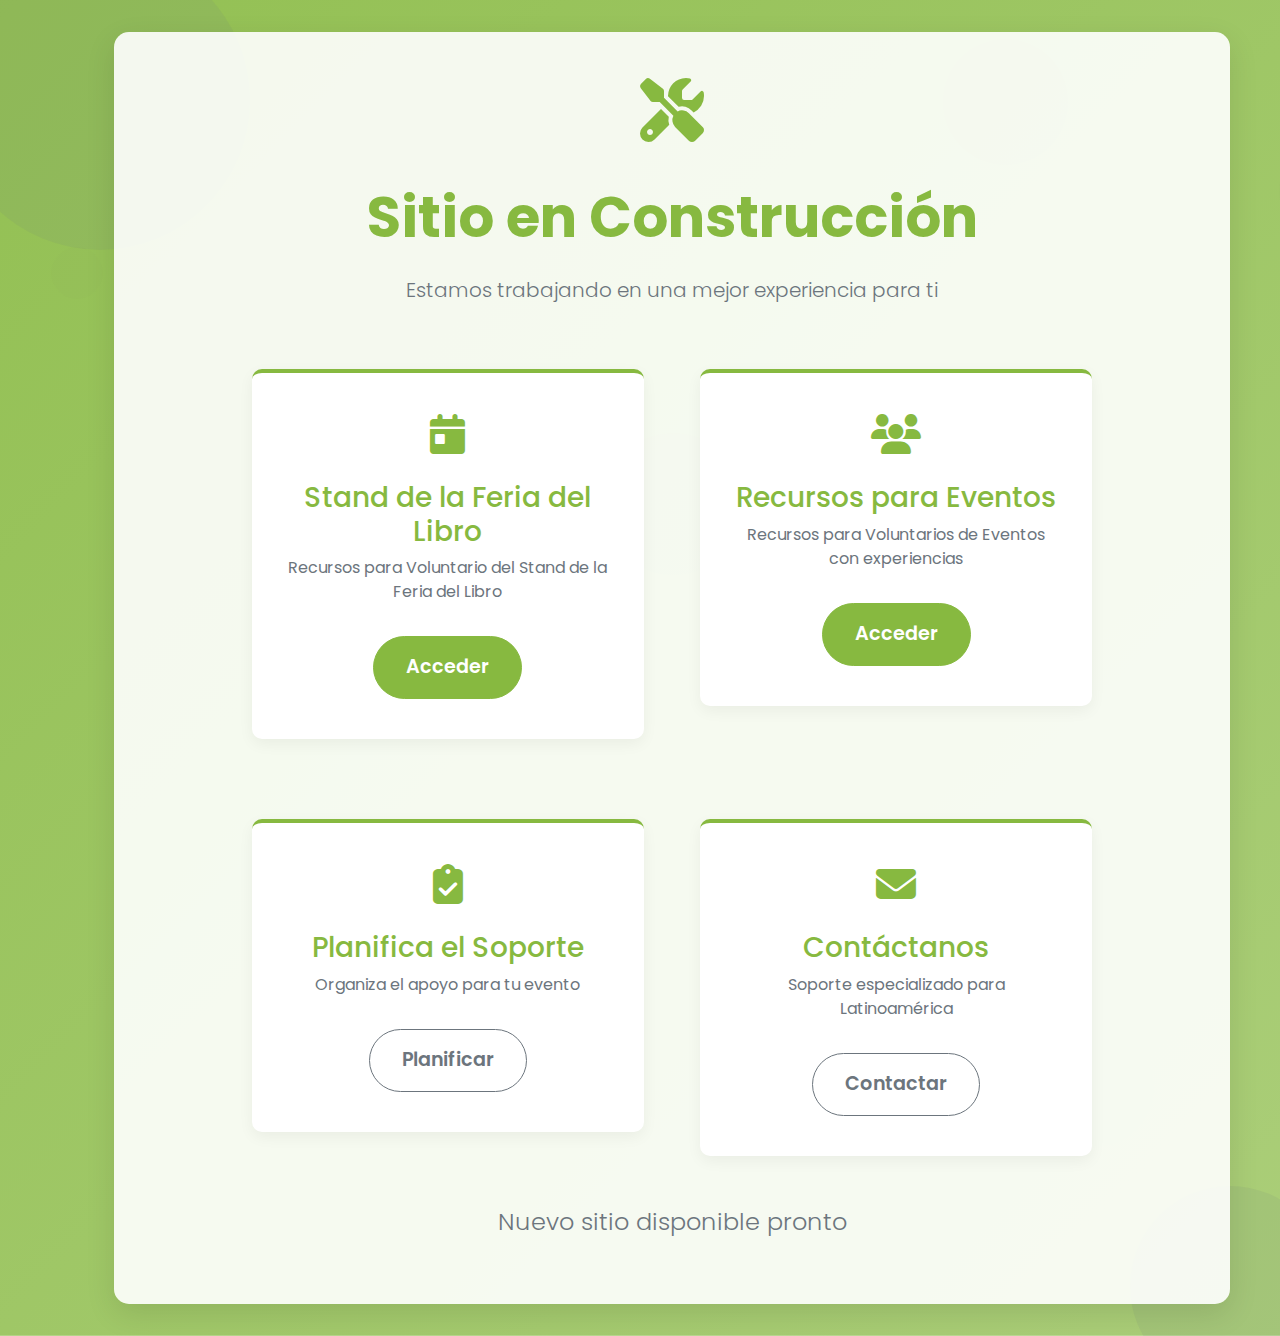
<file: index.html>
<!DOCTYPE html>
<html lang="es">
<head>
    <meta charset="UTF-8">
    <meta name="viewport" content="width=device-width, initial-scale=1.0">
    <title>FamilySearch Eventos - Sitio en Construcción</title>
    <!-- Bootstrap CSS -->
    <link href="https://cdn.jsdelivr.net/npm/bootstrap@5.3.0/dist/css/bootstrap.min.css" rel="stylesheet">
    <!-- Font Awesome -->
    <link rel="stylesheet" href="https://cdnjs.cloudflare.com/ajax/libs/font-awesome/6.4.0/css/all.min.css">
    <!-- Google Fonts -->
    <link href="https://fonts.googleapis.com/css2?family=Poppins:wght@300;400;600;700&display=swap" rel="stylesheet">
    <style>
        :root {
            --fs-primary: #87B940;
            --fs-secondary: #6c757d;
            --fs-dark: #343a40;
            --fs-light: #f8f9fa;
            --fs-gray: #e9ecef;
        }
        body {
            font-family: 'Poppins', sans-serif;
            color: var(--fs-dark);
            background-color: white;
        }
        .fs-bg-primary {
            background-color: var(--fs-primary);
            color: white;
        }
        .fs-bg-secondary {
            background-color: var(--fs-secondary);
            color: white;
        }
        .fs-bg-gray {
            background-color: var(--fs-gray);
        }
        .btn-primary {
            background-color: var(--fs-primary);
            border-color: var(--fs-primary);
        }
        .btn-secondary {
            background-color: var(--fs-secondary);
            border-color: var(--fs-secondary);
        }
        .btn-outline-primary {
            color: var(--fs-primary);
            border-color: var(--fs-primary);
        }
        .btn-outline-secondary {
            color: var(--fs-secondary);
            border-color: var(--fs-secondary);
        }
        .btn-outline-primary:hover {
            background-color: var(--fs-primary);
            color: white;
        }
        .btn-outline-secondary:hover {
            background-color: var(--fs-secondary);
            color: white;
        }
        .hero-section {
            background: linear-gradient(135deg, rgba(135, 185, 64, 0.9), rgba(135, 185, 64, 0.7)), 
                        url('https://images.unsplash.com/photo-1511578314322-379afb476865?ixlib=rb-4.0.3&ixid=M3wxMjA3fDB8MHxwaG90by1wYWdlfHx8fGVufDB8fHx8fA%3D%3D&auto=format&fit=crop&w=1470&q=80');
            background-size: cover;
            background-position: center;
            min-height: 80vh;
            display: flex;
            align-items: center;
            position: relative;
            overflow: hidden;
        }
        .hero-content {
            position: relative;
            z-index: 2;
            text-align: center;
            padding: 2rem;
            width: 100%;
            background-color: rgba(255,255,255,0.9);
            border-radius: 15px;
            margin: 2rem;
            box-shadow: 0 10px 30px rgba(0,0,0,0.1);
        }
        .construction-icon {
            font-size: 4rem;
            margin-bottom: 1.5rem;
            color: var(--fs-primary);
            animation: bounce 2s infinite;
        }
        @keyframes bounce {
            0%, 20%, 50%, 80%, 100% {transform: translateY(0);}
            40% {transform: translateY(-20px);}
            60% {transform: translateY(-10px);}
        }
        .btn-xl {
            padding: 1rem 2rem;
            font-size: 1.2rem;
            border-radius: 50px;
            margin: 0.5rem;
            font-weight: 600;
            transition: all 0.3s ease;
        }
        .btn-primary:hover {
            background-color: #76a437;
            border-color: #76a437;
            transform: translateY(-3px);
            box-shadow: 0 10px 20px rgba(0,0,0,0.1);
        }
        .btn-secondary:hover {
            background-color: #5a6268;
            border-color: #5a6268;
            transform: translateY(-3px);
            box-shadow: 0 10px 20px rgba(0,0,0,0.1);
        }
        .btn-outline-primary:hover {
            background-color: var(--fs-primary);
            color: white;
            transform: translateY(-3px);
            box-shadow: 0 10px 20px rgba(0,0,0,0.1);
        }
        .btn-outline-secondary:hover {
            background-color: var(--fs-secondary);
            color: white;
            transform: translateY(-3px);
            box-shadow: 0 10px 20px rgba(0,0,0,0.1);
        }
        .floating-shapes {
            position: absolute;
            width: 100%;
            height: 100%;
            top: 0;
            left: 0;
            overflow: hidden;
            z-index: 1;
        }
        .shape {
            position: absolute;
            opacity: 0.1;
            border-radius: 50%;
            background-color: var(--fs-secondary);
        }
        .shape-1 {
            width: 300px;
            height: 300px;
            top: -50px;
            left: -50px;
        }
        .shape-2 {
            width: 200px;
            height: 200px;
            bottom: -50px;
            right: -50px;
        }
        .countdown {
            font-size: 1.5rem;
            margin-top: 2rem;
            font-weight: 300;
            color: var(--fs-dark);
        }
        .social-links {
            margin-top: 2rem;
        }
        .social-links a {
            color: var(--fs-secondary);
            font-size: 1.5rem;
            margin: 0 0.5rem;
            transition: all 0.3s ease;
        }
        .social-links a:hover {
            transform: translateY(-5px);
            color: var(--fs-primary);
        }
        .feature-box {
            background-color: white;
            border-radius: 10px;
            padding: 2rem;
            margin: 1rem;
            box-shadow: 0 5px 15px rgba(0,0,0,0.05);
            transition: all 0.3s ease;
            border-top: 4px solid var(--fs-primary);
        }
        .feature-box:hover {
            transform: translateY(-10px);
            box-shadow: 0 15px 30px rgba(0,0,0,0.1);
        }
        .feature-icon {
            font-size: 2.5rem;
            color: var(--fs-primary);
            margin-bottom: 1rem;
        }
        .text-primary {
            color: var(--fs-primary) !important;
        }
        .text-secondary {
            color: var(--fs-secondary) !important;
        }
    </style>
</head>
<body>
    <!-- Hero Section -->
    <section class="hero-section fs-bg-gray">
        <div class="floating-shapes">
            <div class="shape shape-1"></div>
            <div class="shape shape-2"></div>
        </div>
        
        <div class="container">
            <div class="hero-content">
                <div class="construction-icon">
                    <i class="fas fa-tools"></i>
                </div>
                <h1 class="display-4 fw-bold mb-4 text-primary">Sitio en Construcción</h1>
                <p class="lead mb-5 text-secondary">Estamos trabajando en una mejor experiencia para ti</p>
                
                <div class="row justify-content-center g-4">
                    <div class="col-md-5">
                        <div class="feature-box">
                            <div class="feature-icon">
                                <i class="fas fa-calendar-day"></i>
                            </div>
                            <h3 class="text-primary">Stand de la Feria del Libro</h3>
                            <p class="text-secondary">Recursos para Voluntario del Stand de la Feria del Libro</p>
                            <a href="feria.html" class="btn btn-primary btn-xl mt-3">
                                Acceder
                            </a>
                        </div>
                    </div>
                    
                    <div class="col-md-5">
                        <div class="feature-box">
                            <div class="feature-icon">
                                <i class="fas fa-users"></i>
                            </div>
                            <h3 class="text-primary">Recursos para Eventos</h3>
                            <p class="text-secondary">Recursos para Voluntarios de Eventos con experiencias</p>
                            <a href="evento.html" class="btn btn-primary btn-xl mt-3">
                                Acceder
                            </a>
                        </div>
                    </div>
                </div>
                
                <div class="row justify-content-center mt-4 g-4">
                    <div class="col-md-5">
                        <div class="feature-box">
                            <div class="feature-icon">
                                <i class="fas fa-clipboard-check"></i>
                            </div>
                            <h3 class="text-primary">Planifica el Soporte</h3>
                            <p class="text-secondary">Organiza el apoyo para tu evento</p>
                            <a href="https://www.familysearch.org/es/fieldops/familysearch-event-support" 
                               class="btn btn-outline-secondary btn-xl mt-3" target="_blank">
                                Planificar
                            </a>
                        </div>
                    </div>
                    
                    <div class="col-md-5">
                        <div class="feature-box">
                            <div class="feature-icon">
                                <i class="fas fa-envelope"></i>
                            </div>
                            <h3 class="text-primary">Contáctanos</h3>
                            <p class="text-secondary">Soporte especializado para Latinoamérica</p>
                            <a href="https://www.familysearch.org/es/fieldops/mexico-caribe-centroamerica-y-sudamerica-comuniquese-con-nosotros" 
                               class="btn btn-outline-secondary btn-xl mt-3" target="_blank">
                                Contactar
                            </a>
                        </div>
                    </div>
                </div>
                
                <div class="countdown">
                    <p class="text-secondary">Nuevo sitio disponible pronto</p>
                </div>
                
                <div class="social-links">

                    
                </div>
            </div>
        </div>
    </section>

    <!-- Bootstrap JS -->
    <script src="https://cdn.jsdelivr.net/npm/bootstrap@5.3.0/dist/js/bootstrap.bundle.min.js"></script>
    <script>
        // Efecto de partículas flotantes
        document.addEventListener('DOMContentLoaded', function() {
            const shapesContainer = document.querySelector('.floating-shapes');
            const colors = ['rgba(108, 117, 125, 0.1)', 'rgba(108, 117, 125, 0.15)', 'rgba(108, 117, 125, 0.2)'];
            
            // Crear formas flotantes adicionales
            for (let i = 0; i < 10; i++) {
                const shape = document.createElement('div');
                shape.classList.add('shape');
                shape.style.width = `${Math.random() * 100 + 50}px`;
                shape.style.height = shape.style.width;
                shape.style.left = `${Math.random() * 100}%`;
                shape.style.top = `${Math.random() * 100}%`;
                shape.style.backgroundColor = colors[Math.floor(Math.random() * colors.length)];
                shape.style.opacity = Math.random() * 0.1 + 0.05;
                
                // Animación
                const duration = Math.random() * 20 + 10;
                shape.style.animation = `float ${duration}s infinite ease-in-out`;
                shape.style.animationDelay = `${Math.random() * 5}s`;
                
                shapesContainer.appendChild(shape);
            }
            
            // Definir keyframes para animación flotante
            const style = document.createElement('style');
            style.innerHTML = `
                @keyframes float {
                    0% { transform: translate(0, 0) rotate(0deg); }
                    25% { transform: translate(10px, 10px) rotate(5deg); }
                    50% { transform: translate(20px, 5px) rotate(0deg); }
                    75% { transform: translate(10px, 15px) rotate(-5deg); }
                    100% { transform: translate(0, 0) rotate(0deg); }
                }
            `;
            document.head.appendChild(style);
        });
    </script>
</body>
</html>
</file>
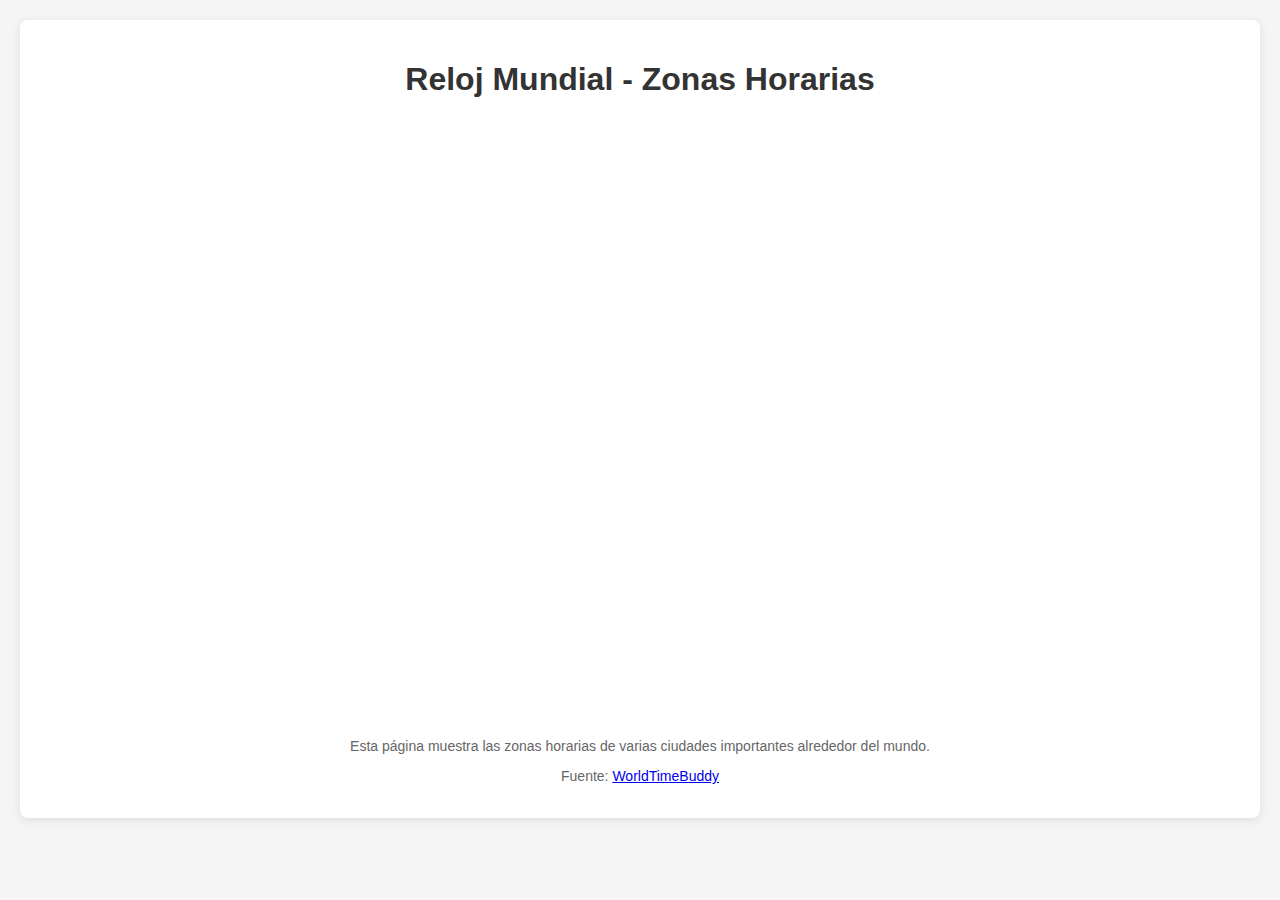
<file: hora.html>
<!DOCTYPE html>
<html lang="es">
<head>
    <meta charset="UTF-8">
    <meta name="viewport" content="width=device-width, initial-scale=1.0">
    <title>Reloj Mundial</title>
    <style>
        body {
            font-family: Arial, sans-serif;
            margin: 0;
            padding: 20px;
            background-color: #f5f5f5;
        }
        .container {
            max-width: 1200px;
            margin: 0 auto;
            background-color: white;
            border-radius: 8px;
            box-shadow: 0 2px 10px rgba(0,0,0,0.1);
            padding: 20px;
        }
        h1 {
            color: #333;
            text-align: center;
            margin-bottom: 20px;
        }
        .time-container {
            width: 100%;
            height: 600px;
            border: none;
            border-radius: 4px;
            overflow: hidden;
        }
        .footer {
            text-align: center;
            margin-top: 20px;
            color: #666;
            font-size: 14px;
        }
    </style>
</head>
<body>
    <div class="container">
        <h1>Reloj Mundial - Zonas Horarias</h1>
        
        <div class="time-container">
            <iframe 
                src="https://www.worldtimebuddy.com/?pl=1&lid=3435910,5780993,7114227,3583361,3530597,3598132,3936456,3117735,3688689&h=3435910&hf=0" 
                width="100%" 
                height="150%" 
                frameborder="0" 
                allowfullscreen>
            </iframe>
        </div>
        
        <div class="footer">
            <p>Esta página muestra las zonas horarias de varias ciudades importantes alrededor del mundo.</p>
            <p>Fuente: <a href="https://www.worldtimebuddy.com" target="_blank">WorldTimeBuddy</a></p>
        </div>
    </div>
</body>
</html>
</file>
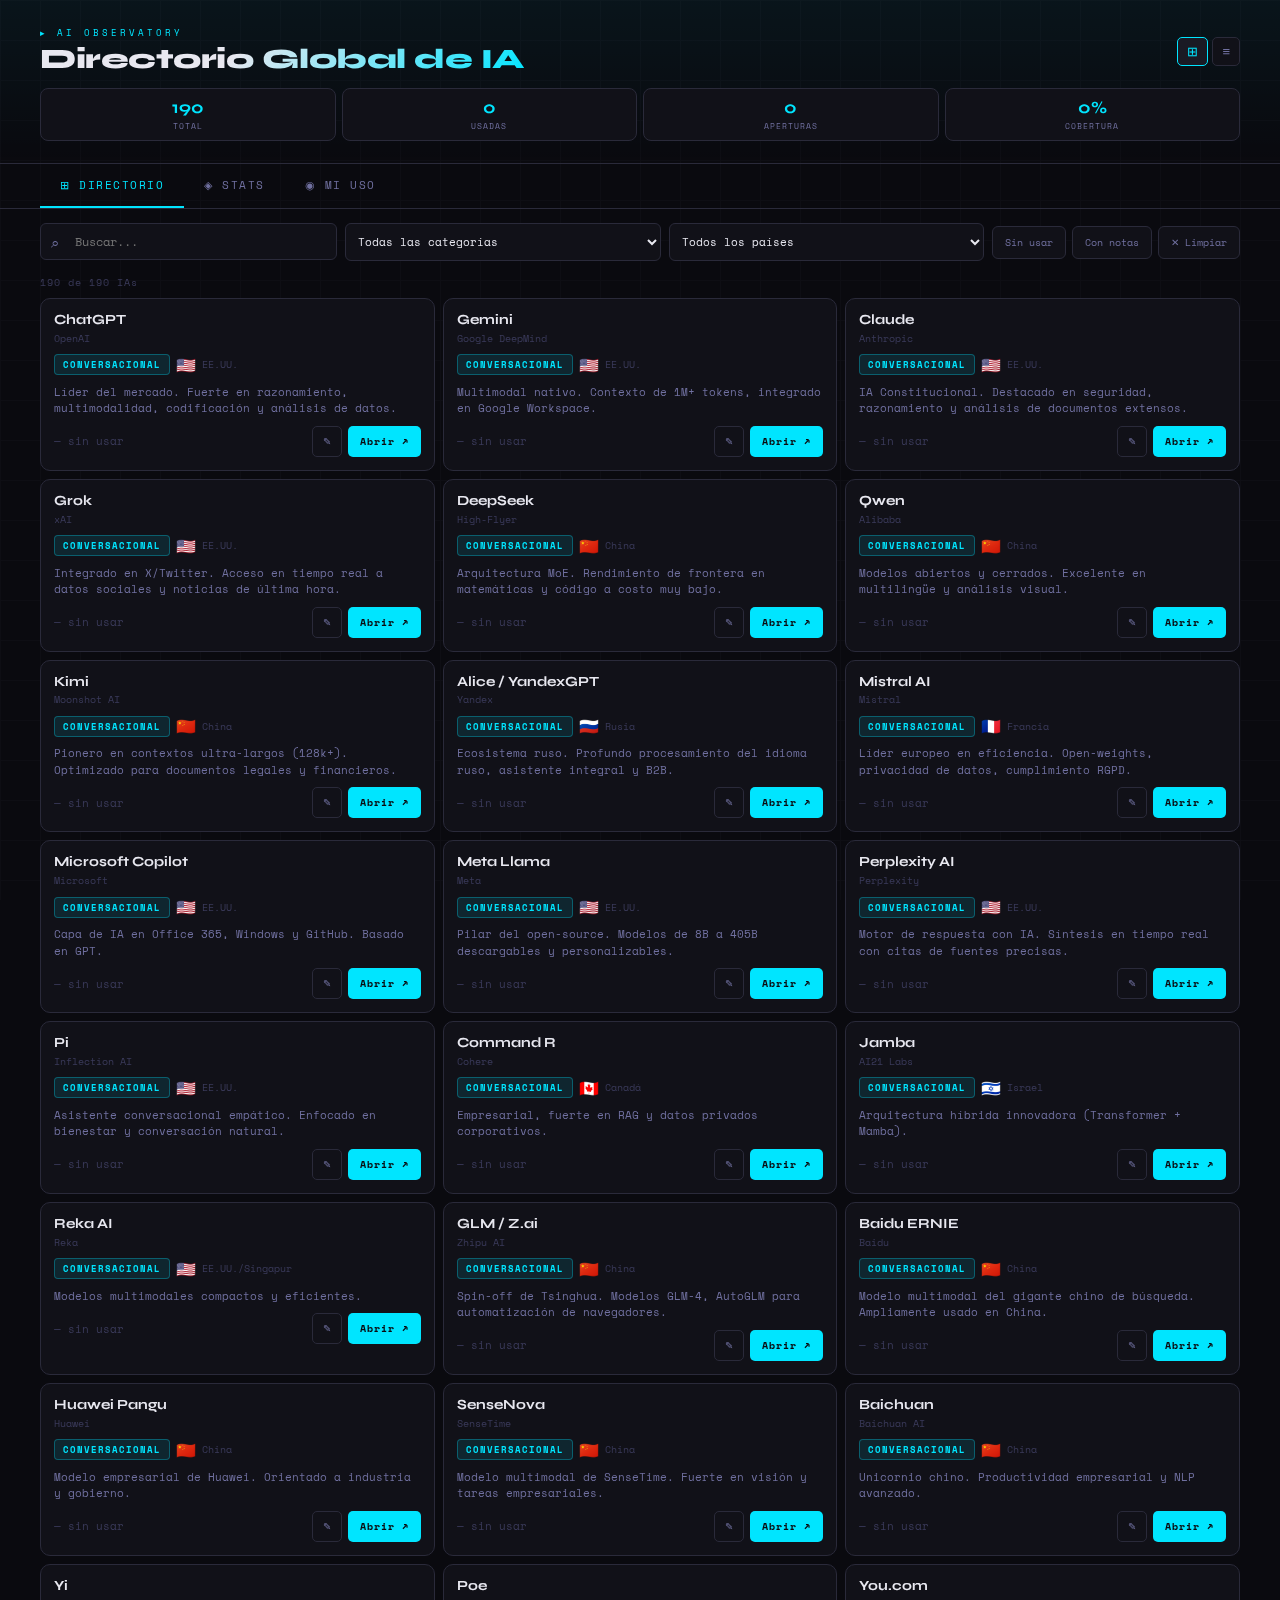
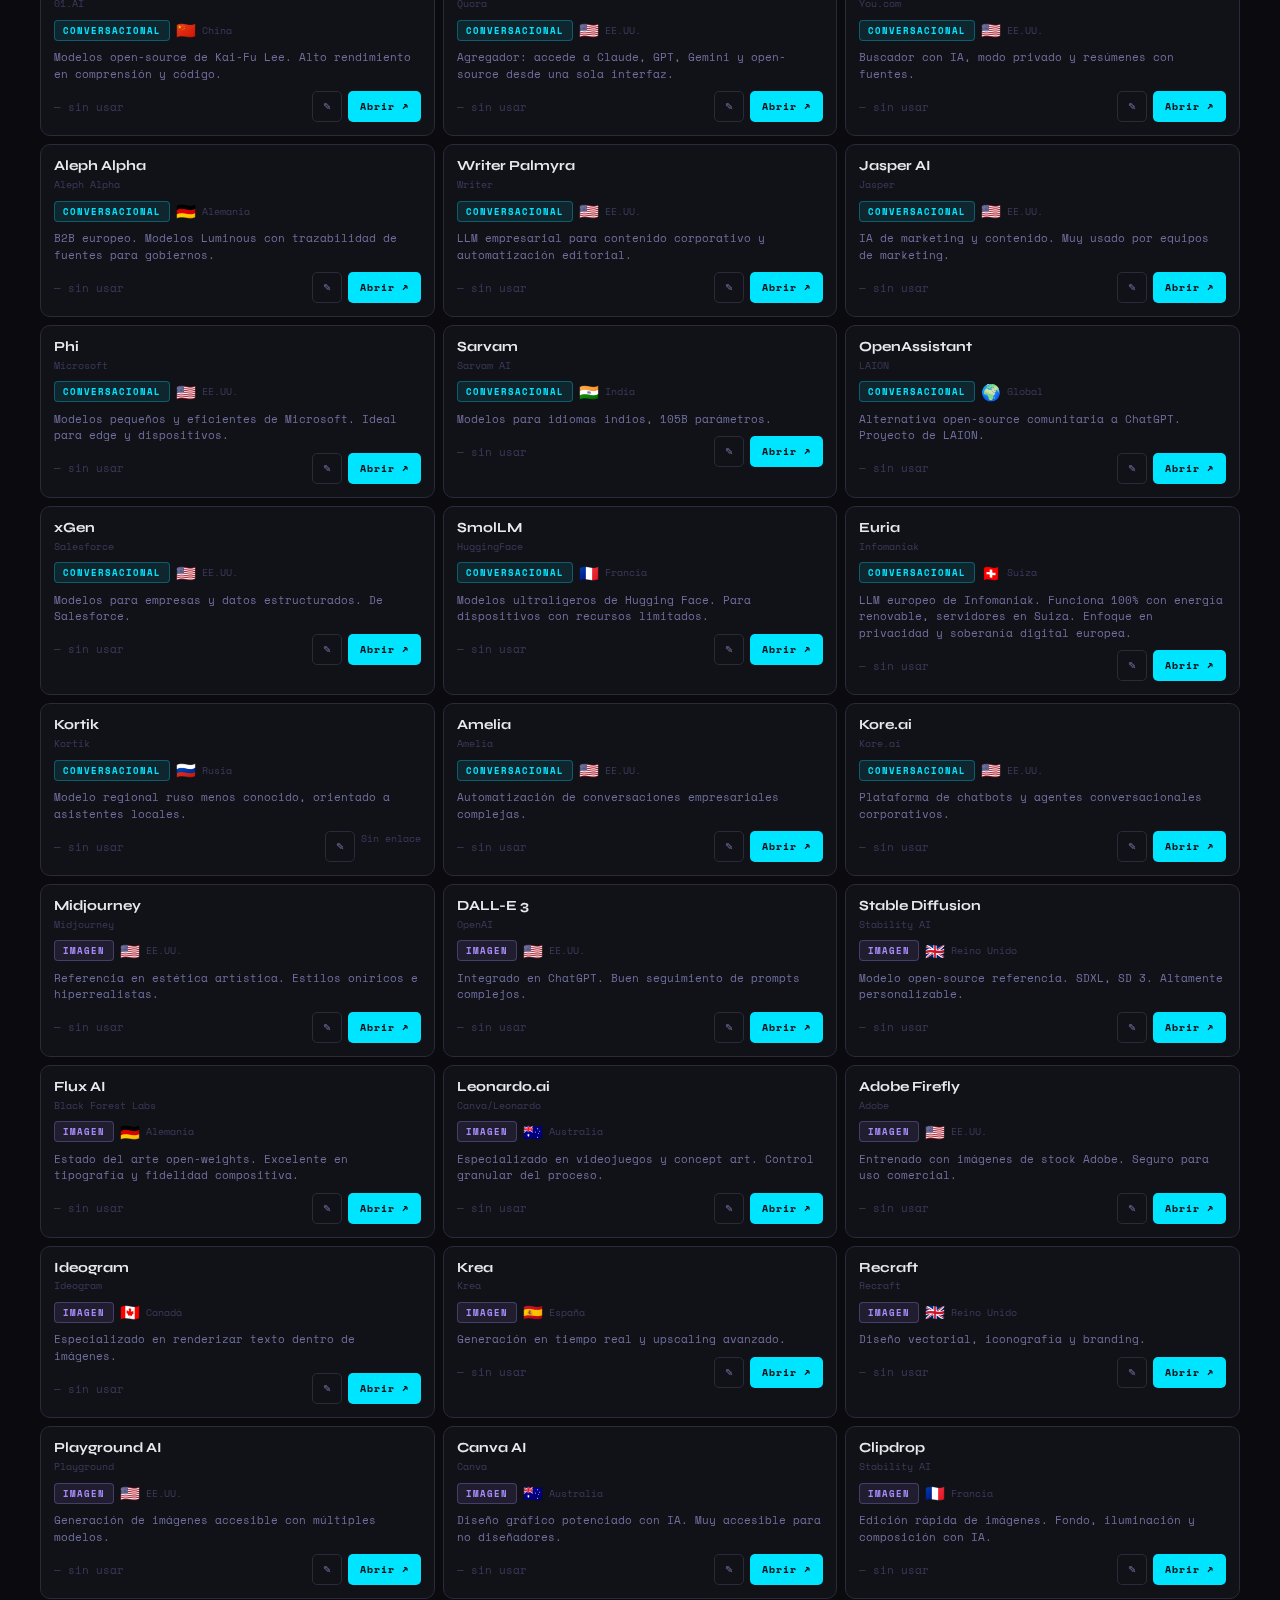
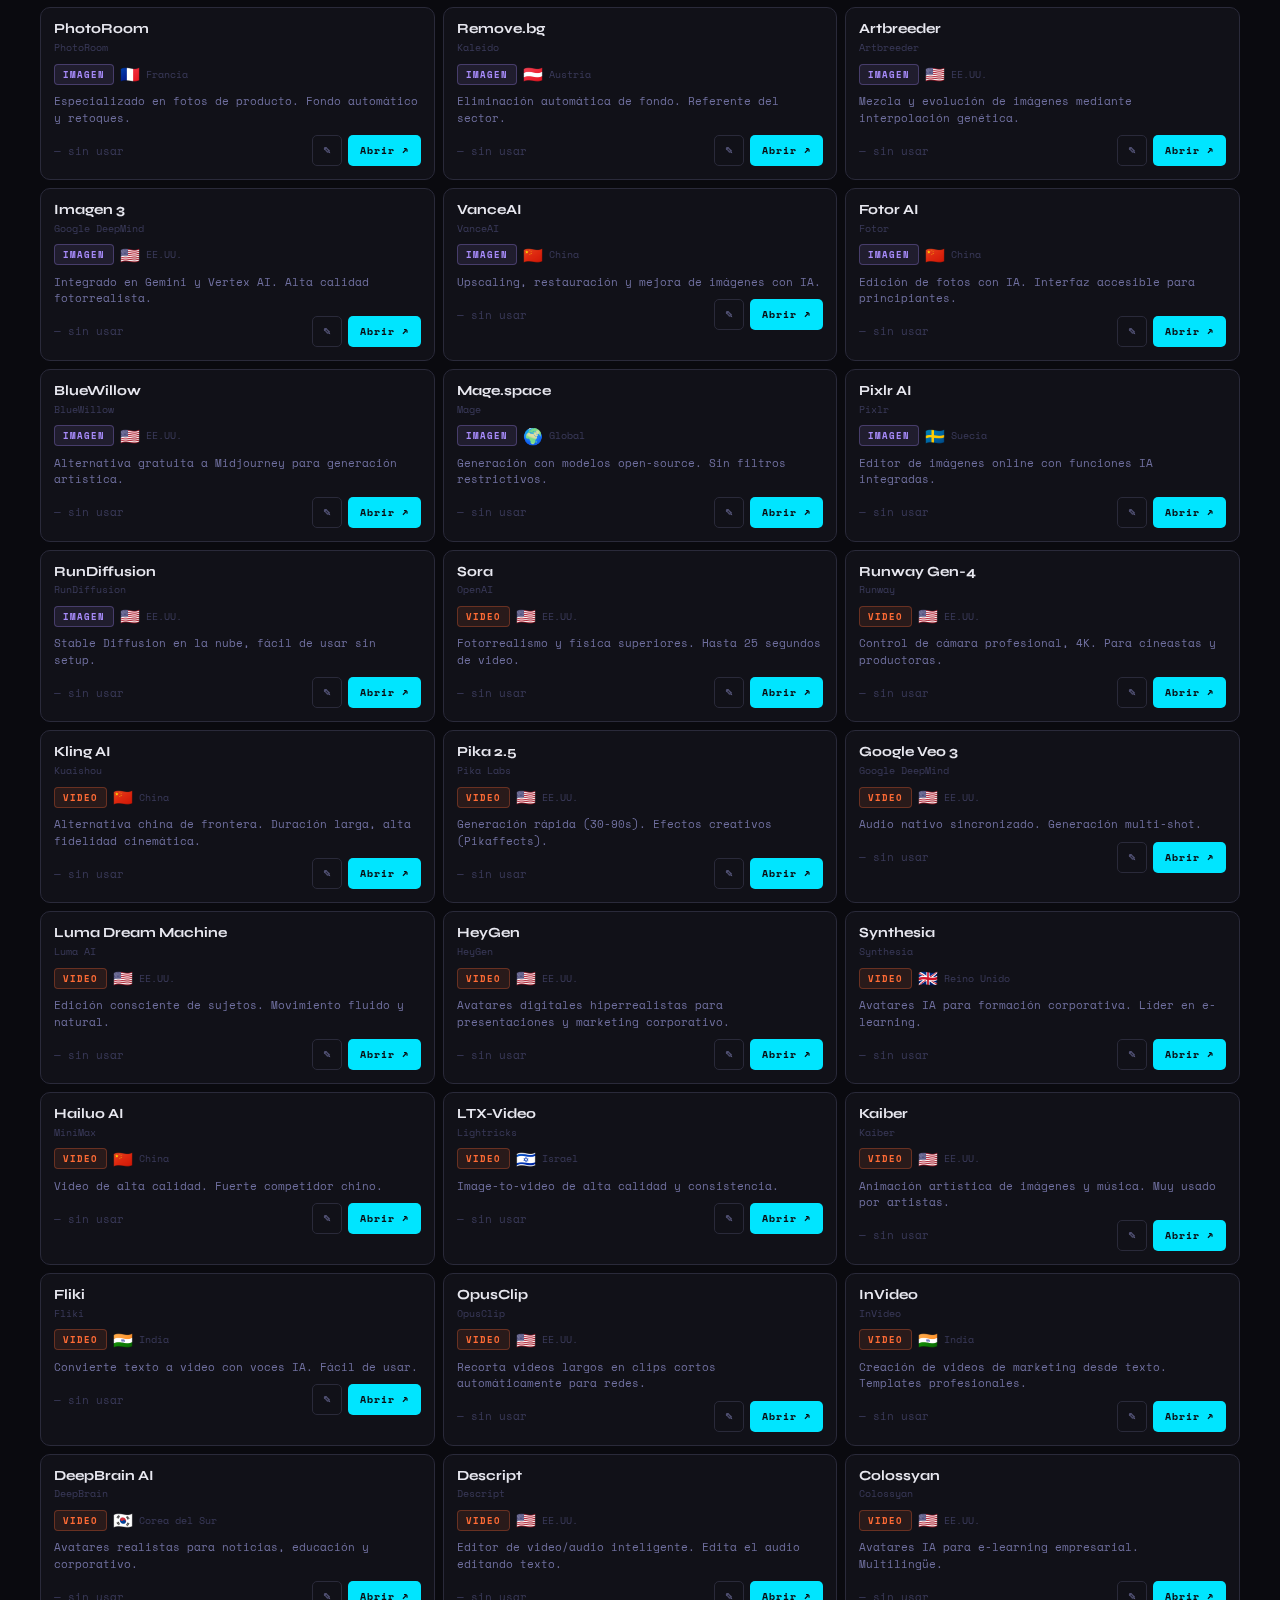
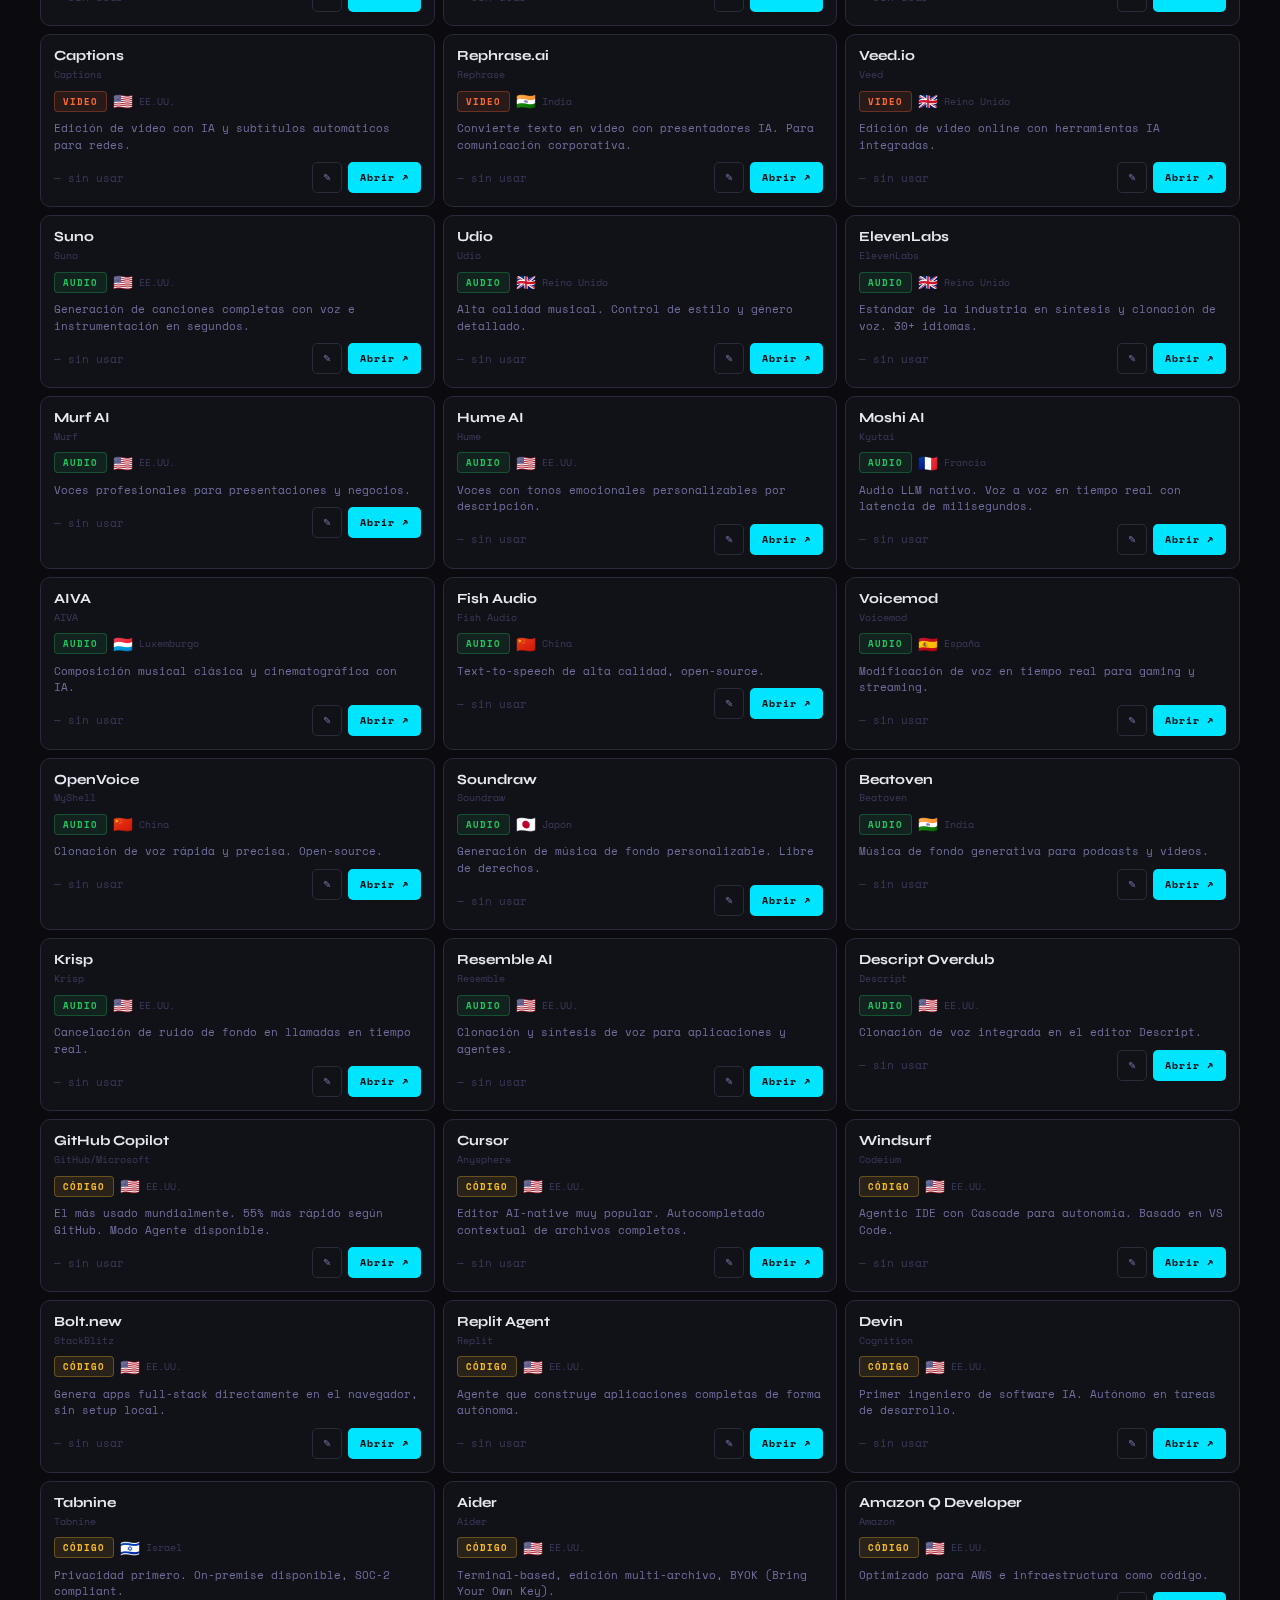
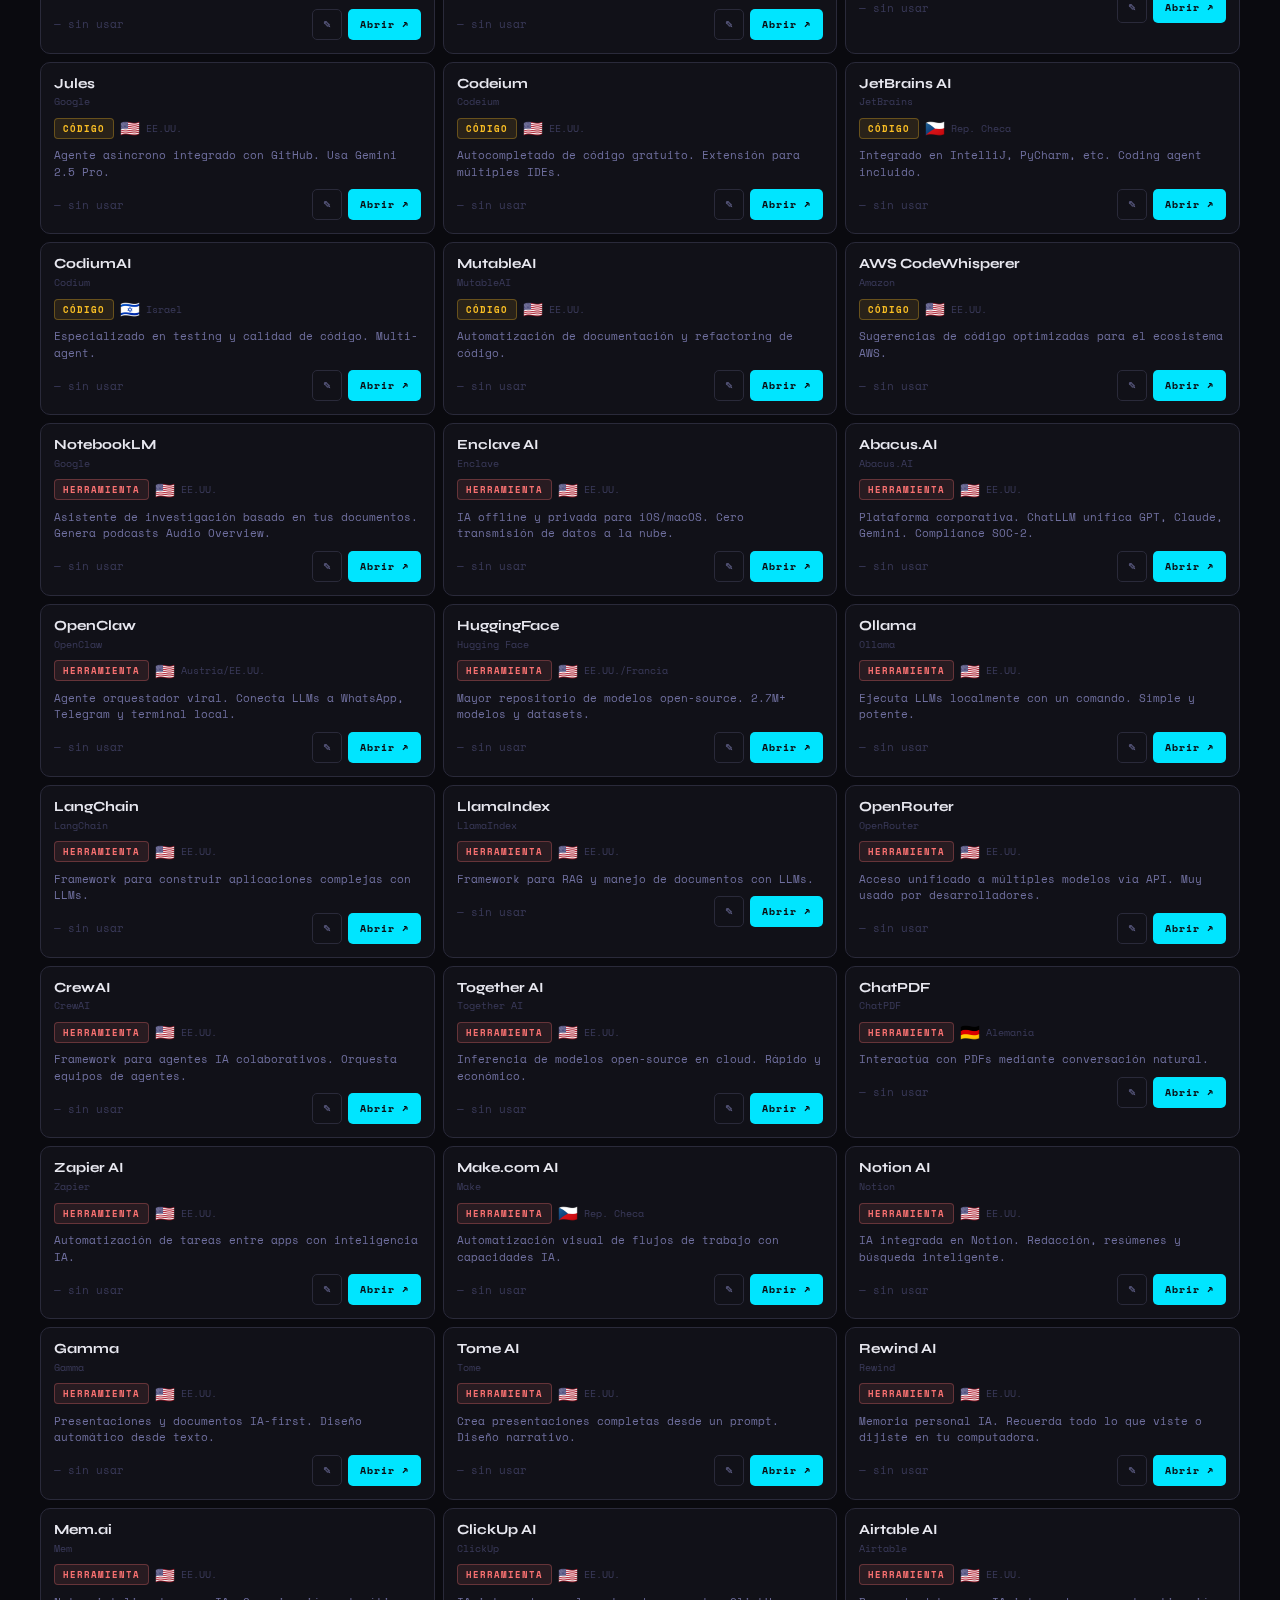
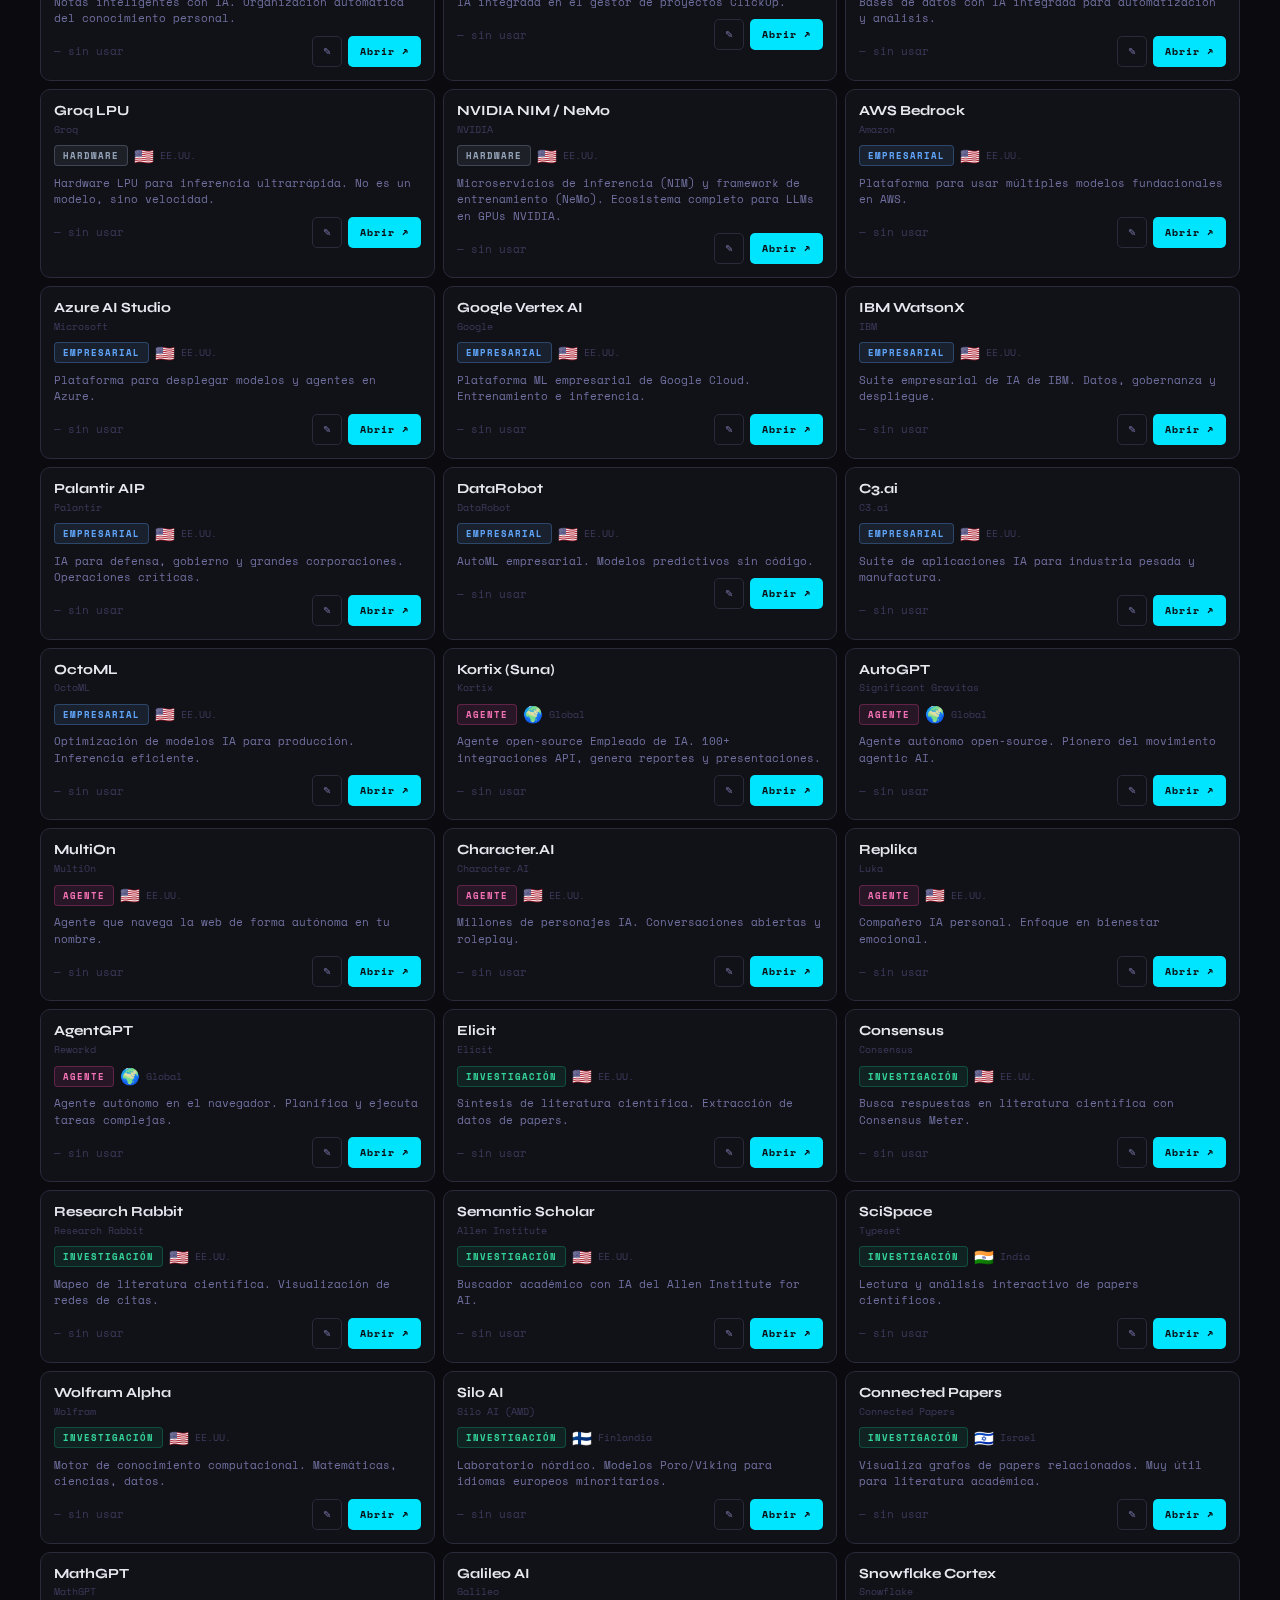
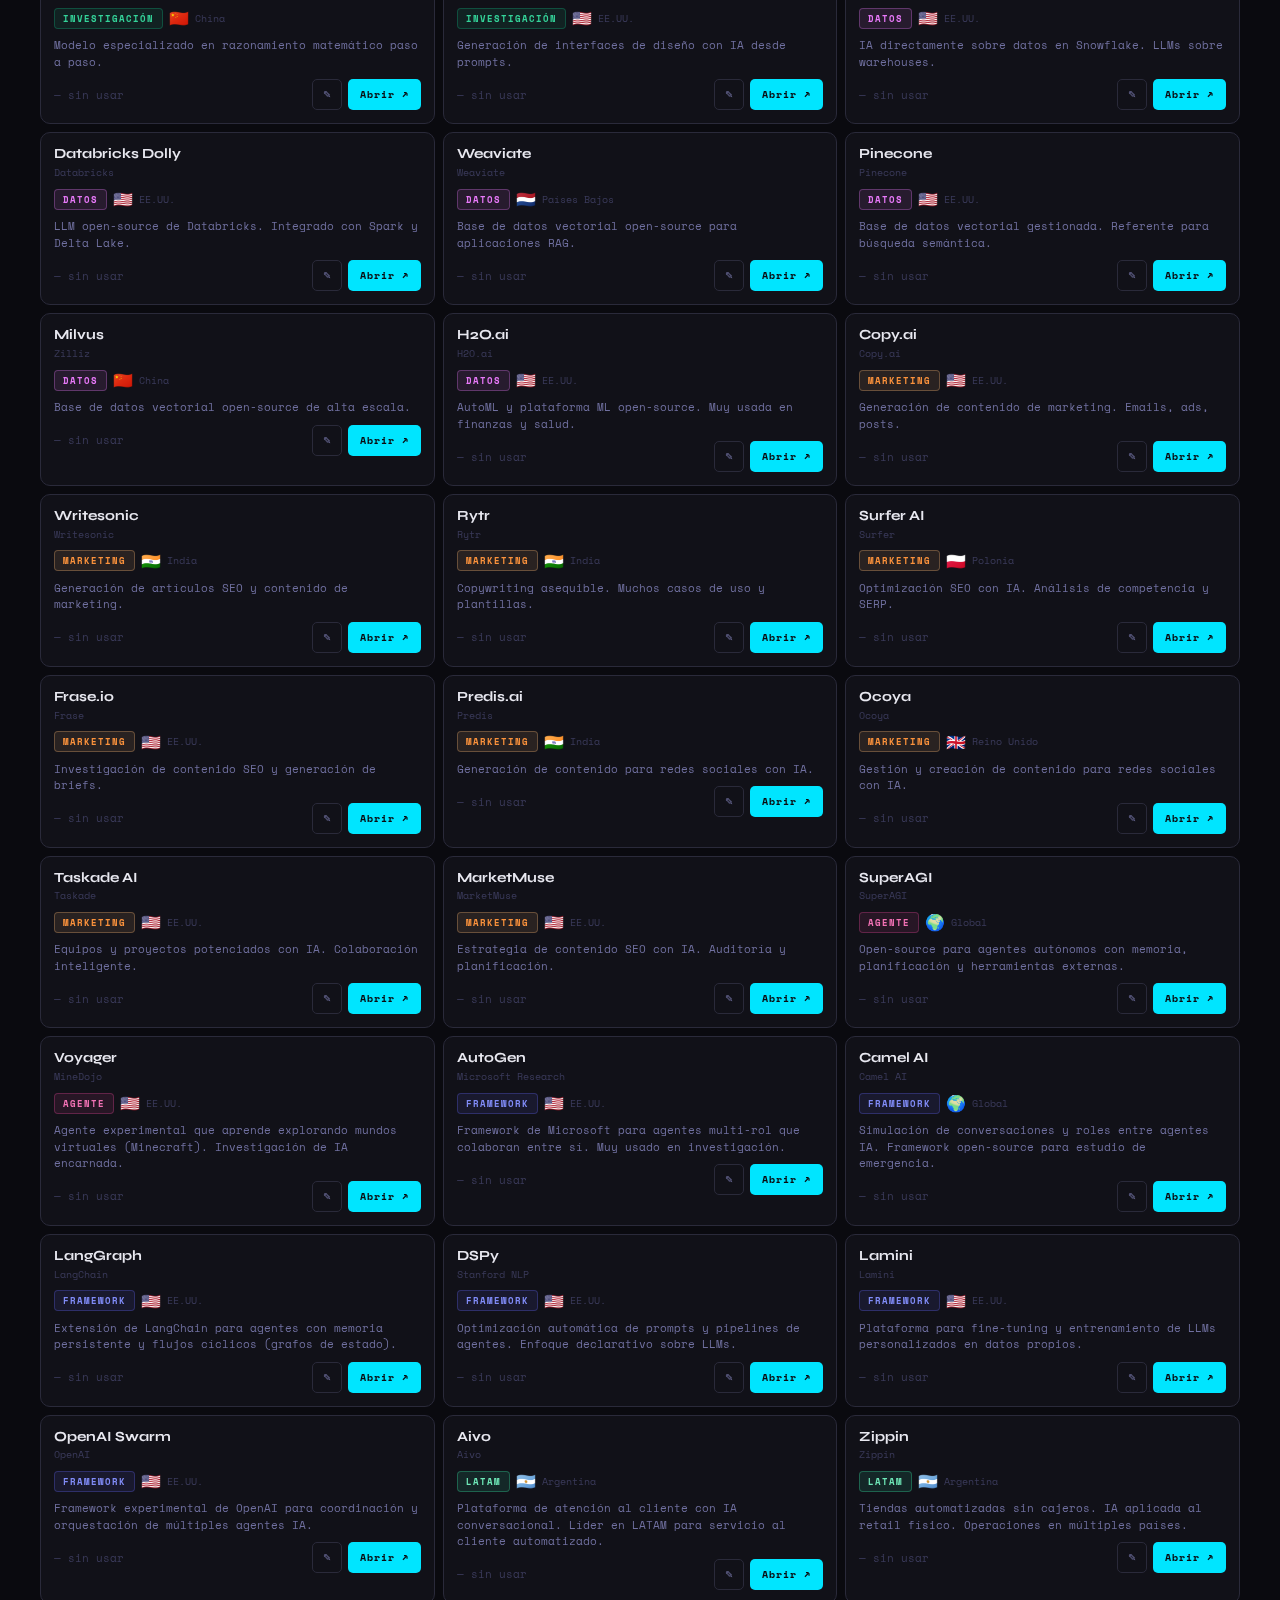
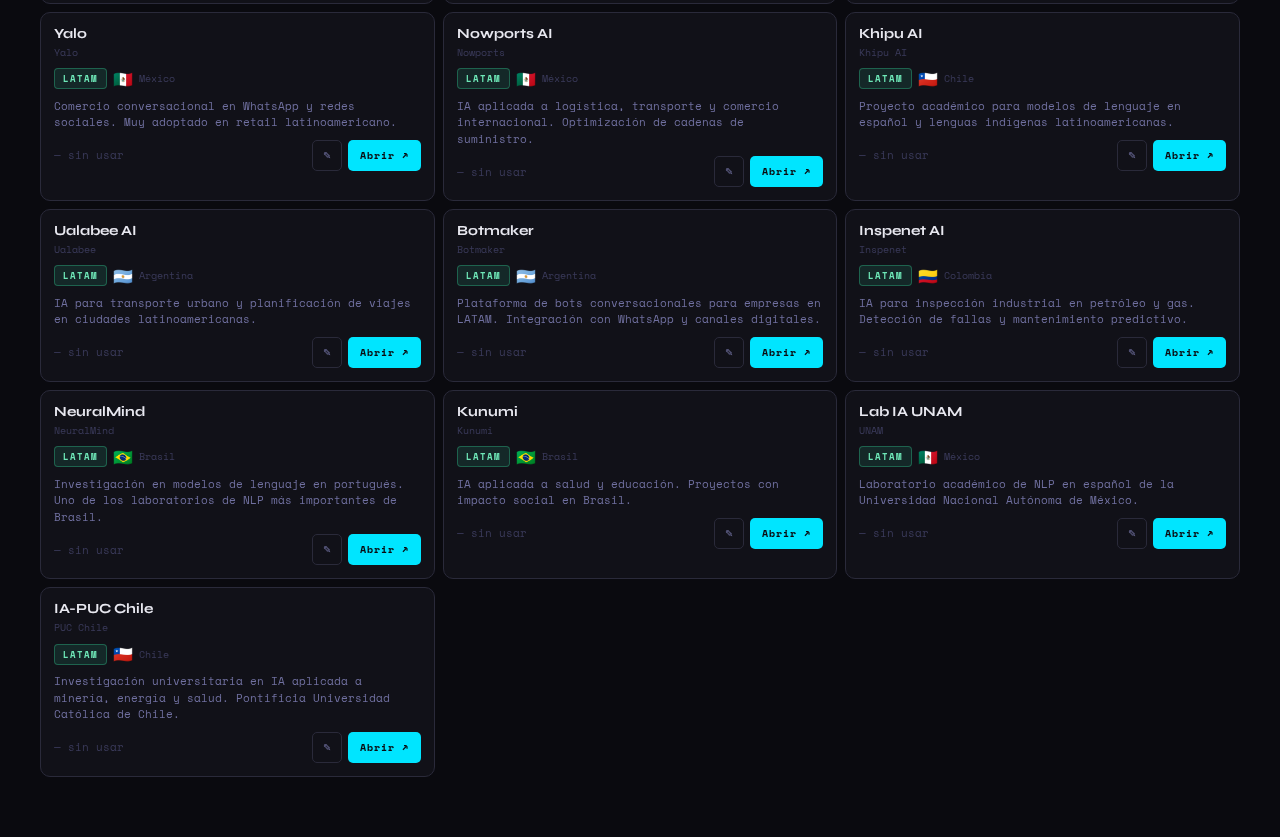
<file: ia.html>
<!DOCTYPE html>
<html lang="es">
<head>
<meta charset="UTF-8">
<meta name="viewport" content="width=device-width, initial-scale=1.0, maximum-scale=1.0">
<title>AI Observatory — Directorio Global</title>
<link rel="preconnect" href="https://fonts.googleapis.com">
<link href="https://fonts.googleapis.com/css2?family=Space+Mono:wght@400;700&family=Syne:wght@400;600;700;800&display=swap" rel="stylesheet">
<style>
:root{--bg:#0a0a0f;--surface:#111118;--surface2:#1a1a24;--border:#2a2a3a;--accent:#00e5ff;--accent2:#ff6b35;--accent3:#a78bfa;--text:#e8e8f0;--text-dim:#7070a0;--text-muted:#3a3a5a;--green:#22c55e;--yellow:#fbbf24;--red:#f87171;--font-d:'Syne',sans-serif;--font-m:'Space Mono',monospace;}
*{margin:0;padding:0;box-sizing:border-box;}
body{background:var(--bg);color:var(--text);font-family:var(--font-m);min-height:100vh;overflow-x:hidden;}
body::before{content:'';position:fixed;inset:0;background-image:linear-gradient(var(--border) 1px,transparent 1px),linear-gradient(90deg,var(--border) 1px,transparent 1px);background-size:40px 40px;opacity:.15;pointer-events:none;z-index:0;}
.app{position:relative;z-index:1;}
header{padding:18px 16px 14px;border-bottom:1px solid var(--border);background:linear-gradient(180deg,rgba(0,229,255,.05) 0%,transparent 100%);}
.header-top{display:flex;align-items:flex-start;justify-content:space-between;gap:10px;margin-bottom:12px;}
.logo-tag{font-size:9px;color:var(--accent);letter-spacing:3px;text-transform:uppercase;display:block;margin-bottom:3px;}
.logo h1{font-family:var(--font-d);font-size:20px;font-weight:800;background:linear-gradient(135deg,var(--text) 40%,var(--accent));-webkit-background-clip:text;-webkit-text-fill-color:transparent;background-clip:text;letter-spacing:-.5px;}
.header-stats{display:grid;grid-template-columns:repeat(4,1fr);gap:6px;}
.stat-pill{display:flex;flex-direction:column;align-items:center;gap:2px;padding:8px 4px;border:1px solid var(--border);border-radius:8px;background:var(--surface);}
.stat-pill .num{font-family:var(--font-d);font-size:17px;font-weight:700;color:var(--accent);}
.stat-pill .lbl{font-size:8px;color:var(--text-dim);letter-spacing:1px;text-transform:uppercase;}
.view-toggle{display:flex;gap:4px;align-self:center;}
.vt-btn{padding:6px 9px;border:1px solid var(--border);border-radius:5px;background:var(--surface);color:var(--text-dim);font-size:13px;cursor:pointer;transition:all .2s;}
.vt-btn.active{background:var(--surface2);color:var(--accent);border-color:var(--accent);}
.tabs{display:flex;border-bottom:1px solid var(--border);overflow-x:auto;scrollbar-width:none;}
.tab{flex:1;padding:11px 6px;font-family:var(--font-m);font-size:9px;letter-spacing:1.5px;text-transform:uppercase;color:var(--text-dim);cursor:pointer;border-bottom:2px solid transparent;transition:all .2s;white-space:nowrap;background:none;border-left:none;border-right:none;border-top:none;text-align:center;}
.tab.active{color:var(--accent);border-bottom-color:var(--accent);}
.panel{display:none;}.panel.active{display:block;}
.filters-bar{padding:12px 16px;display:flex;flex-direction:column;gap:8px;}
.filters-row1,.filters-row2{display:flex;gap:8px;flex-wrap:wrap;}
.search-box{position:relative;flex:1;min-width:0;}
.search-box input{width:100%;padding:9px 12px 9px 34px;background:var(--surface);border:1px solid var(--border);border-radius:6px;color:var(--text);font-family:var(--font-m);font-size:12px;outline:none;}
.search-box input:focus{border-color:var(--accent);}
.search-box::before{content:'⌕';position:absolute;left:11px;top:50%;transform:translateY(-50%);color:var(--text-dim);font-size:15px;pointer-events:none;}
select{padding:9px 8px;background:var(--surface);border:1px solid var(--border);border-radius:6px;color:var(--text);font-family:var(--font-m);font-size:11px;outline:none;cursor:pointer;flex:1;min-width:120px;max-width:100%;}
select:focus{border-color:var(--accent);}
.filter-btns{display:flex;gap:6px;flex-wrap:wrap;}
.filter-btn{padding:8px 12px;background:var(--surface);border:1px solid var(--border);border-radius:6px;color:var(--text-dim);font-family:var(--font-m);font-size:10px;cursor:pointer;transition:all .2s;white-space:nowrap;}
.filter-btn.active-filter,.filter-btn:hover{background:var(--accent);color:var(--bg);border-color:var(--accent);}
.results-count{font-size:10px;color:var(--text-muted);padding:0 16px 8px;letter-spacing:1px;}
.cards-grid{display:grid;grid-template-columns:1fr;gap:8px;padding:0 16px 80px;}
.ai-card{background:var(--surface);border:1px solid var(--border);border-radius:10px;padding:13px;}
.card-top{display:flex;align-items:flex-start;justify-content:space-between;gap:8px;margin-bottom:7px;}
.card-name{font-family:var(--font-d);font-size:14px;font-weight:700;flex:1;line-height:1.2;}
.card-company{font-size:10px;color:var(--text-muted);margin-top:2px;}
.card-note-dot{width:7px;height:7px;border-radius:50%;background:var(--yellow);flex-shrink:0;margin-top:5px;display:none;}
.card-note-dot.on{display:block;}
.card-tags{display:flex;gap:6px;align-items:center;margin-bottom:7px;flex-wrap:wrap;}
.card-desc{font-size:11px;color:var(--text-dim);line-height:1.5;margin-bottom:9px;}
.card-actions{display:flex;gap:8px;align-items:center;justify-content:space-between;}
.card-usage{font-size:11px;color:var(--text-muted);cursor:pointer;transition:color .2s;}
.card-usage.on{color:var(--green);}
.card-usage:hover{color:var(--accent);}
.card-btns{display:flex;gap:6px;}
.btn-open{padding:7px 12px;background:var(--accent);color:var(--bg);border:none;border-radius:5px;font-family:var(--font-m);font-size:10px;font-weight:700;cursor:pointer;letter-spacing:1px;transition:opacity .2s;text-decoration:none;display:inline-flex;align-items:center;}
.btn-open:hover{opacity:.85;}
.btn-note{padding:7px 10px;background:transparent;border:1px solid var(--border);border-radius:5px;color:var(--text-dim);font-family:var(--font-m);font-size:10px;cursor:pointer;transition:all .2s;}
.btn-note:hover{border-color:var(--accent);color:var(--accent);}
.table-wrap{overflow-x:auto;padding:0 16px 80px;}
table{width:100%;border-collapse:collapse;font-size:12px;}
thead tr{background:var(--surface2);border-bottom:1px solid var(--border);}
th{padding:9px 12px;text-align:left;font-size:9px;letter-spacing:2px;text-transform:uppercase;color:var(--text-dim);cursor:pointer;user-select:none;white-space:nowrap;}
th:hover{color:var(--accent);}
tbody tr{border-bottom:1px solid var(--border);transition:background .15s;}
tbody tr:hover{background:var(--surface);}
td{padding:9px 12px;vertical-align:middle;}
.td-name{font-family:var(--font-d);font-size:13px;font-weight:600;}
.td-sub{font-size:10px;color:var(--text-muted);margin-top:2px;}
.category-tag{display:inline-block;padding:3px 8px;border-radius:4px;font-size:9px;letter-spacing:1px;text-transform:uppercase;font-weight:700;white-space:nowrap;}
.cat-conversacional{background:rgba(0,229,255,.1);color:var(--accent);border:1px solid rgba(0,229,255,.3);}
.cat-imagen{background:rgba(167,139,250,.1);color:var(--accent3);border:1px solid rgba(167,139,250,.3);}
.cat-video{background:rgba(255,107,53,.1);color:var(--accent2);border:1px solid rgba(255,107,53,.3);}
.cat-audio{background:rgba(34,197,94,.1);color:var(--green);border:1px solid rgba(34,197,94,.3);}
.cat-codigo{background:rgba(251,191,36,.1);color:var(--yellow);border:1px solid rgba(251,191,36,.3);}
.cat-herramienta{background:rgba(248,113,113,.1);color:var(--red);border:1px solid rgba(248,113,113,.3);}
.cat-agente{background:rgba(236,72,153,.1);color:#f472b6;border:1px solid rgba(236,72,153,.3);}
.cat-investigacion{background:rgba(16,185,129,.1);color:#34d399;border:1px solid rgba(16,185,129,.3);}
.cat-empresarial{background:rgba(96,165,250,.1);color:#60a5fa;border:1px solid rgba(96,165,250,.3);}
.cat-datos{background:rgba(232,121,249,.1);color:#e879f9;border:1px solid rgba(232,121,249,.3);}
.cat-marketing{background:rgba(253,186,116,.1);color:#fb923c;border:1px solid rgba(253,186,116,.3);}
.cat-hardware{background:rgba(148,163,184,.1);color:#94a3b8;border:1px solid rgba(148,163,184,.3);}
.cat-framework{background:rgba(99,102,241,.1);color:#818cf8;border:1px solid rgba(99,102,241,.3);}
.cat-latam{background:rgba(52,211,153,.12);color:#6ee7b7;border:1px solid rgba(52,211,153,.35);}
.modal-overlay{display:none;position:fixed;inset:0;background:rgba(0,0,0,.88);z-index:1000;align-items:flex-end;justify-content:center;}
.modal-overlay.open{display:flex;}
.modal{background:var(--surface);border:1px solid var(--border);border-radius:16px 16px 0 0;width:100%;max-width:600px;padding:20px 18px 36px;position:relative;animation:slideUp .25s ease;max-height:90vh;overflow-y:auto;}
@keyframes slideUp{from{transform:translateY(30px);opacity:0;}to{transform:translateY(0);opacity:1;}}
.modal-handle{width:36px;height:4px;background:var(--border);border-radius:2px;margin:0 auto 18px;}
.modal-close{position:absolute;top:18px;right:18px;background:none;border:none;color:var(--text-dim);font-size:20px;cursor:pointer;}
.modal h2{font-family:var(--font-d);font-size:17px;margin-bottom:6px;}
.modal-meta{font-size:11px;color:var(--text-dim);margin-bottom:16px;display:flex;gap:8px;flex-wrap:wrap;align-items:center;}
.modal-label{font-size:9px;letter-spacing:2px;text-transform:uppercase;color:var(--text-dim);margin-bottom:7px;display:block;}
.modal textarea{width:100%;min-height:90px;padding:11px;background:var(--surface2);border:1px solid var(--border);border-radius:6px;color:var(--text);font-family:var(--font-m);font-size:12px;resize:vertical;outline:none;line-height:1.6;}
.modal textarea:focus{border-color:var(--accent);}
.modal-actions{display:flex;gap:8px;margin-top:12px;}
.btn-primary{flex:1;padding:12px;background:var(--accent);color:var(--bg);border:none;border-radius:6px;font-family:var(--font-m);font-size:11px;font-weight:700;letter-spacing:2px;cursor:pointer;}
.btn-secondary{flex:1;padding:12px;background:transparent;color:var(--text-dim);border:1px solid var(--border);border-radius:6px;font-family:var(--font-m);font-size:11px;cursor:pointer;}
.usage-history{margin-top:14px;padding:11px;background:var(--surface2);border:1px solid var(--border);border-radius:6px;max-height:130px;overflow-y:auto;}
.usage-history h4{font-size:9px;letter-spacing:2px;text-transform:uppercase;color:var(--text-dim);margin-bottom:8px;}
.usage-entry{font-size:11px;color:var(--text-dim);padding:4px 0;border-bottom:1px solid var(--border);display:flex;gap:8px;}
.usage-entry:last-child{border-bottom:none;}
.usage-entry::before{content:'→';color:var(--accent);}
.stats-panel{padding:14px 16px 80px;}
.stats-grid{display:grid;grid-template-columns:1fr;gap:12px;}
.stats-card{background:var(--surface);border:1px solid var(--border);border-radius:10px;padding:14px;}
.stats-card h3{font-family:var(--font-d);font-size:11px;font-weight:700;color:var(--text-dim);letter-spacing:2px;text-transform:uppercase;margin-bottom:12px;}
.bar-chart{display:flex;flex-direction:column;gap:7px;}
.bar-row{display:flex;align-items:center;gap:7px;}
.bar-label{min-width:100px;color:var(--text-dim);font-size:10px;text-align:right;white-space:nowrap;overflow:hidden;text-overflow:ellipsis;}
.bar-track{flex:1;height:7px;background:var(--surface2);border-radius:4px;overflow:hidden;}
.bar-fill{height:100%;border-radius:4px;transition:width .6s cubic-bezier(.22,1,.36,1);}
.bar-val{min-width:20px;font-size:10px;color:var(--text);text-align:right;}
.usage-panel{padding:14px 16px 80px;}
.usage-overview{display:grid;grid-template-columns:repeat(2,1fr);gap:8px;margin-bottom:20px;}
.overview-card{background:var(--surface);border:1px solid var(--border);border-radius:8px;padding:12px;text-align:center;}
.overview-card .big-num{font-family:var(--font-d);font-size:28px;font-weight:800;display:block;margin-bottom:3px;}
.overview-card .big-label{font-size:8px;letter-spacing:1.5px;text-transform:uppercase;color:var(--text-dim);}
.section-title{font-family:var(--font-d);font-size:13px;font-weight:700;margin-bottom:10px;display:flex;align-items:center;gap:8px;}
.section-title .badge{font-size:10px;padding:2px 8px;background:rgba(248,113,113,.15);color:var(--red);border:1px solid rgba(248,113,113,.3);border-radius:20px;}
.usage-list{display:flex;flex-direction:column;gap:6px;margin-bottom:20px;}
.usage-item{display:flex;align-items:center;gap:9px;padding:10px 11px;background:var(--surface);border:1px solid var(--border);border-radius:8px;cursor:pointer;}
.usage-item-name{font-family:var(--font-d);font-size:12px;font-weight:600;flex:1;}
.usage-item-count{font-size:10px;padding:3px 8px;border-radius:20px;background:rgba(0,229,255,.1);color:var(--accent);white-space:nowrap;}
.usage-bar-mini{width:50px;height:4px;background:var(--surface2);border-radius:2px;overflow:hidden;}
.usage-bar-mini-fill{height:100%;background:var(--accent);border-radius:2px;}
.unused-grid{display:grid;grid-template-columns:repeat(auto-fill,minmax(145px,1fr));gap:6px;}
.unused-chip{padding:8px 10px;background:var(--surface);border:1px solid var(--border);border-radius:6px;font-size:10px;color:var(--text-dim);display:flex;align-items:center;justify-content:space-between;gap:6px;cursor:pointer;}
.empty-state{text-align:center;padding:36px 16px;color:var(--text-muted);font-size:11px;letter-spacing:1px;}
.toast{position:fixed;bottom:80px;left:50%;transform:translateX(-50%);padding:9px 16px;background:var(--surface2);border:1px solid var(--accent);border-radius:8px;font-size:11px;color:var(--accent);z-index:2000;white-space:nowrap;animation:toastIn .2s ease,toastOut .2s ease 1.8s forwards;}
@keyframes toastIn{from{transform:translateX(-50%) translateY(8px);opacity:0;}to{transform:translateX(-50%) translateY(0);opacity:1;}}
@keyframes toastOut{from{opacity:1;}to{opacity:0;}}
::-webkit-scrollbar{width:3px;height:3px;}
::-webkit-scrollbar-thumb{background:var(--border);border-radius:2px;}
@media(min-width:640px){
  .cards-grid{grid-template-columns:repeat(2,1fr);}
  .usage-overview{grid-template-columns:repeat(4,1fr);}
}
@media(min-width:768px){
  header{padding:26px 40px 22px;}
  .logo h1{font-size:28px;}
  .tabs{padding:0 40px;}
  .tab{flex:none;padding:13px 20px;font-size:11px;}
  .filters-bar{padding:14px 40px;flex-direction:row;align-items:center;}
  .filters-row1{flex:1;flex-wrap:nowrap;}
  .filters-row2{display:none;}
  .filter-btns{flex-wrap:nowrap;}
  .results-count{padding:0 40px 8px;}
  .cards-grid{grid-template-columns:repeat(2,1fr);padding:0 40px 60px;}
  .table-wrap{padding:0 40px 60px;}
  .stats-grid{grid-template-columns:repeat(2,1fr);}
  .stats-panel{padding:22px 40px 60px;}
  .usage-panel{padding:22px 40px 60px;}
  .modal-overlay{align-items:center;padding:20px;}
  .modal{border-radius:12px;}
  .modal-handle{display:none;}
  .unused-grid{grid-template-columns:repeat(auto-fill,minmax(175px,1fr));}
}
@media(min-width:1024px){
  .cards-grid{grid-template-columns:repeat(3,1fr);}
  .filters-row2{display:flex;}
}
@media(min-width:1400px){.cards-grid{grid-template-columns:repeat(4,1fr);}}
</style>
</head>
<body>
<div class="app">
<header>
  <div class="header-top">
    <div class="logo">
      <span class="logo-tag">▸ AI Observatory</span>
      <h1>Directorio Global de IA</h1>
    </div>
    <div class="view-toggle">
      <button class="vt-btn active" id="btnCards" onclick="setView('cards')" title="Tarjetas">⊞</button>
      <button class="vt-btn" id="btnTable" onclick="setView('table')" title="Tabla">≡</button>
    </div>
  </div>
  <div class="header-stats">
    <div class="stat-pill"><span class="num" id="stat-total">0</span><span class="lbl">Total</span></div>
    <div class="stat-pill"><span class="num" id="stat-used">0</span><span class="lbl">Usadas</span></div>
    <div class="stat-pill"><span class="num" id="stat-opens">0</span><span class="lbl">Aperturas</span></div>
    <div class="stat-pill"><span class="num" id="stat-pct">0%</span><span class="lbl">Cobertura</span></div>
  </div>
</header>
<div class="tabs">
  <button class="tab active" onclick="switchTab('table')">⊞ Directorio</button>
  <button class="tab" onclick="switchTab('stats')">◈ Stats</button>
  <button class="tab" onclick="switchTab('usage')">◉ Mi Uso</button>
</div>
<div class="panel active" id="panel-table">
  <div class="filters-bar">
    <div class="filters-row1">
      <div class="search-box"><input type="text" id="searchInput" placeholder="Buscar..." oninput="applyFilters()"></div>
      <select id="filterCategory" onchange="applyFilters()">
        <option value="">Todas las categorías</option>
        <option>Conversacional</option><option>Imagen</option><option>Video</option><option>Audio</option>
        <option>Código</option><option>Herramienta</option><option>Agente</option><option>Investigación</option>
        <option>Empresarial</option><option>Datos</option><option>Marketing</option><option>Hardware</option><option>Framework</option><option>LATAM</option>
      </select>
      <select id="filterCountry" onchange="applyFilters()"></select>
    </div>
    <div class="filters-row2">
      <div class="filter-btns">
        <button class="filter-btn" id="btnUnused" onclick="toggleF('unused')">Sin usar</button>
        <button class="filter-btn" id="btnNotes" onclick="toggleF('notes')">Con notas</button>
        <button class="filter-btn" onclick="clearFilters()">✕ Limpiar</button>
      </div>
    </div>
  </div>
  <div class="results-count" id="resultsCount"></div>
  <div class="cards-grid" id="cardsGrid"></div>
  <div class="table-wrap" id="tableWrap" style="display:none;">
    <table><thead><tr>
      <th onclick="sortBy('name')">Nombre ↕</th>
      <th onclick="sortBy('category')">Cat.</th>
      <th onclick="sortBy('country')">País</th>
      <th>Descripción</th>
      <th onclick="sortBy('uses')">Uso ↕</th>
      <th>Acc.</th>
    </tr></thead><tbody id="tableBody"></tbody></table>
  </div>
</div>
<div class="panel" id="panel-stats">
  <div class="stats-panel">
    <div class="stats-grid">
      <div class="stats-card"><h3>🌍 Por País</h3><div class="bar-chart" id="chart-countries"></div></div>
      <div class="stats-card"><h3>📂 Por Categoría</h3><div class="bar-chart" id="chart-categories"></div></div>
      <div class="stats-card"><h3>📊 Cobertura de Uso</h3><div id="coverage-display" style="text-align:center;padding:14px 0;"></div></div>
      <div class="stats-card"><h3>🔥 Más Usadas</h3><div class="bar-chart" id="chart-topused"></div></div>
    </div>
  </div>
</div>
<div class="panel" id="panel-usage">
  <div class="usage-panel">
    <div class="usage-overview">
      <div class="overview-card"><span class="big-num" id="ov-total" style="color:var(--accent)">0</span><span class="big-label">Directorio</span></div>
      <div class="overview-card"><span class="big-num" id="ov-used" style="color:var(--green)">0</span><span class="big-label">Probadas</span></div>
      <div class="overview-card"><span class="big-num" id="ov-opens" style="color:var(--accent2)">0</span><span class="big-label">Aperturas</span></div>
      <div class="overview-card"><span class="big-num" id="ov-unused" style="color:var(--red)">0</span><span class="big-label">Pendientes</span></div>
    </div>
    <div class="section-title">IAs que usaste</div>
    <div class="usage-list" id="usageList"></div>
    <div class="section-title">Sin explorar <span class="badge" id="unusedBadge">0</span></div>
    <div class="unused-grid" id="unusedGrid"></div>
  </div>
</div>
</div>

<div class="modal-overlay" id="modalOverlay" onclick="handleOverlayClick(event)">
  <div class="modal">
    <div class="modal-handle"></div>
    <button class="modal-close" onclick="closeModal()">✕</button>
    <h2 id="modalTitle"></h2>
    <div class="modal-meta" id="modalMeta"></div>
    <label class="modal-label">Mis notas personales</label>
    <textarea id="modalNote" placeholder="Impresiones, casos de uso, comparaciones..."></textarea>
    <div class="modal-actions">
      <button class="btn-primary" onclick="saveNote()">GUARDAR</button>
      <button class="btn-secondary" onclick="openAI()">ABRIR ↗</button>
    </div>
    <div class="usage-history" id="usageHistory" style="display:none;">
      <h4>Historial de aperturas</h4>
      <div id="usageEntries"></div>
    </div>
  </div>
</div>

<script>
const AI_DATA=[
{name:"ChatGPT",company:"OpenAI",url:"https://chatgpt.com",country:"EE.UU.",category:"Conversacional",desc:"Líder del mercado. Fuerte en razonamiento, multimodalidad, codificación y análisis de datos."},
{name:"Gemini",company:"Google DeepMind",url:"https://gemini.google.com",country:"EE.UU.",category:"Conversacional",desc:"Multimodal nativo. Contexto de 1M+ tokens, integrado en Google Workspace."},
{name:"Claude",company:"Anthropic",url:"https://claude.ai",country:"EE.UU.",category:"Conversacional",desc:"IA Constitucional. Destacado en seguridad, razonamiento y análisis de documentos extensos."},
{name:"Grok",company:"xAI",url:"https://grok.com",country:"EE.UU.",category:"Conversacional",desc:"Integrado en X/Twitter. Acceso en tiempo real a datos sociales y noticias de última hora."},
{name:"DeepSeek",company:"High-Flyer",url:"https://deepseek.com",country:"China",category:"Conversacional",desc:"Arquitectura MoE. Rendimiento de frontera en matemáticas y código a costo muy bajo."},
{name:"Qwen",company:"Alibaba",url:"https://chat.qwen.ai",country:"China",category:"Conversacional",desc:"Modelos abiertos y cerrados. Excelente en multilingüe y análisis visual."},
{name:"Kimi",company:"Moonshot AI",url:"https://kimi.com",country:"China",category:"Conversacional",desc:"Pionero en contextos ultra-largos (128k+). Optimizado para documentos legales y financieros."},
{name:"Alice / YandexGPT",company:"Yandex",url:"https://ya.ru/ai/aliceai",country:"Rusia",category:"Conversacional",desc:"Ecosistema ruso. Profundo procesamiento del idioma ruso, asistente integral y B2B."},
{name:"Mistral AI",company:"Mistral",url:"https://mistral.ai",country:"Francia",category:"Conversacional",desc:"Líder europeo en eficiencia. Open-weights, privacidad de datos, cumplimiento RGPD."},
{name:"Microsoft Copilot",company:"Microsoft",url:"https://copilot.microsoft.com",country:"EE.UU.",category:"Conversacional",desc:"Capa de IA en Office 365, Windows y GitHub. Basado en GPT."},
{name:"Meta Llama",company:"Meta",url:"https://llama.com",country:"EE.UU.",category:"Conversacional",desc:"Pilar del open-source. Modelos de 8B a 405B descargables y personalizables."},
{name:"Perplexity AI",company:"Perplexity",url:"https://perplexity.ai",country:"EE.UU.",category:"Conversacional",desc:"Motor de respuesta con IA. Síntesis en tiempo real con citas de fuentes precisas."},
{name:"Pi",company:"Inflection AI",url:"https://pi.ai",country:"EE.UU.",category:"Conversacional",desc:"Asistente conversacional empático. Enfocado en bienestar y conversación natural."},
{name:"Command R",company:"Cohere",url:"https://cohere.com",country:"Canadá",category:"Conversacional",desc:"Empresarial, fuerte en RAG y datos privados corporativos."},
{name:"Jamba",company:"AI21 Labs",url:"https://ai21.com",country:"Israel",category:"Conversacional",desc:"Arquitectura híbrida innovadora (Transformer + Mamba)."},
{name:"Reka AI",company:"Reka",url:"https://reka.ai",country:"EE.UU./Singapur",category:"Conversacional",desc:"Modelos multimodales compactos y eficientes."},
{name:"GLM / Z.ai",company:"Zhipu AI",url:"https://zhipuai.cn",country:"China",category:"Conversacional",desc:"Spin-off de Tsinghua. Modelos GLM-4, AutoGLM para automatización de navegadores."},
{name:"Baidu ERNIE",company:"Baidu",url:"https://baidu.com",country:"China",category:"Conversacional",desc:"Modelo multimodal del gigante chino de búsqueda. Ampliamente usado en China."},
{name:"Huawei Pangu",company:"Huawei",url:"https://huawei.com",country:"China",category:"Conversacional",desc:"Modelo empresarial de Huawei. Orientado a industria y gobierno."},
{name:"SenseNova",company:"SenseTime",url:"https://sensetime.com",country:"China",category:"Conversacional",desc:"Modelo multimodal de SenseTime. Fuerte en visión y tareas empresariales."},
{name:"Baichuan",company:"Baichuan AI",url:"https://baichuan-ai.com",country:"China",category:"Conversacional",desc:"Unicornio chino. Productividad empresarial y NLP avanzado."},
{name:"Yi",company:"01.AI",url:"https://01.ai",country:"China",category:"Conversacional",desc:"Modelos open-source de Kai-Fu Lee. Alto rendimiento en comprensión y código."},
{name:"Poe",company:"Quora",url:"https://poe.com",country:"EE.UU.",category:"Conversacional",desc:"Agregador: accede a Claude, GPT, Gemini y open-source desde una sola interfaz."},
{name:"You.com",company:"You.com",url:"https://you.com",country:"EE.UU.",category:"Conversacional",desc:"Buscador con IA, modo privado y resúmenes con fuentes."},
{name:"Aleph Alpha",company:"Aleph Alpha",url:"https://aleph-alpha.com",country:"Alemania",category:"Conversacional",desc:"B2B europeo. Modelos Luminous con trazabilidad de fuentes para gobiernos."},
{name:"Writer Palmyra",company:"Writer",url:"https://writer.com",country:"EE.UU.",category:"Conversacional",desc:"LLM empresarial para contenido corporativo y automatización editorial."},
{name:"Jasper AI",company:"Jasper",url:"https://jasper.ai",country:"EE.UU.",category:"Conversacional",desc:"IA de marketing y contenido. Muy usado por equipos de marketing."},
{name:"Phi",company:"Microsoft",url:"https://microsoft.com",country:"EE.UU.",category:"Conversacional",desc:"Modelos pequeños y eficientes de Microsoft. Ideal para edge y dispositivos."},
{name:"Sarvam",company:"Sarvam AI",url:"https://sarvam.ai",country:"India",category:"Conversacional",desc:"Modelos para idiomas indios, 105B parámetros."},
{name:"OpenAssistant",company:"LAION",url:"https://open-assistant.io",country:"Global",category:"Conversacional",desc:"Alternativa open-source comunitaria a ChatGPT. Proyecto de LAION."},
{name:"xGen",company:"Salesforce",url:"https://xgen.ai",country:"EE.UU.",category:"Conversacional",desc:"Modelos para empresas y datos estructurados. De Salesforce."},
{name:"SmolLM",company:"HuggingFace",url:"https://huggingface.co",country:"Francia",category:"Conversacional",desc:"Modelos ultraligeros de Hugging Face. Para dispositivos con recursos limitados."},
{name:"Euria",company:"Infomaniak",url:"https://euria.infomaniak.com",country:"Suiza",category:"Conversacional",desc:"LLM europeo de Infomaniak. Funciona 100% con energía renovable, servidores en Suiza. Enfoque en privacidad y soberanía digital europea."},
{name:"Kortik",company:"Kortik",url:"",country:"Rusia",category:"Conversacional",desc:"Modelo regional ruso menos conocido, orientado a asistentes locales."},
{name:"Amelia",company:"Amelia",url:"https://amelia.ai",country:"EE.UU.",category:"Conversacional",desc:"Automatización de conversaciones empresariales complejas."},
{name:"Kore.ai",company:"Kore.ai",url:"https://kore.ai",country:"EE.UU.",category:"Conversacional",desc:"Plataforma de chatbots y agentes conversacionales corporativos."},
{name:"Midjourney",company:"Midjourney",url:"https://midjourney.com",country:"EE.UU.",category:"Imagen",desc:"Referencia en estética artística. Estilos oníricos e hiperrealistas."},
{name:"DALL-E 3",company:"OpenAI",url:"https://openai.com/dall-e-3",country:"EE.UU.",category:"Imagen",desc:"Integrado en ChatGPT. Buen seguimiento de prompts complejos."},
{name:"Stable Diffusion",company:"Stability AI",url:"https://stability.ai",country:"Reino Unido",category:"Imagen",desc:"Modelo open-source referencia. SDXL, SD 3. Altamente personalizable."},
{name:"Flux AI",company:"Black Forest Labs",url:"https://bfl.ai",country:"Alemania",category:"Imagen",desc:"Estado del arte open-weights. Excelente en tipografía y fidelidad compositiva."},
{name:"Leonardo.ai",company:"Canva/Leonardo",url:"https://leonardo.ai",country:"Australia",category:"Imagen",desc:"Especializado en videojuegos y concept art. Control granular del proceso."},
{name:"Adobe Firefly",company:"Adobe",url:"https://adobe.com/firefly",country:"EE.UU.",category:"Imagen",desc:"Entrenado con imágenes de stock Adobe. Seguro para uso comercial."},
{name:"Ideogram",company:"Ideogram",url:"https://ideogram.ai",country:"Canadá",category:"Imagen",desc:"Especializado en renderizar texto dentro de imágenes."},
{name:"Krea",company:"Krea",url:"https://krea.ai",country:"España",category:"Imagen",desc:"Generación en tiempo real y upscaling avanzado."},
{name:"Recraft",company:"Recraft",url:"https://recraft.ai",country:"Reino Unido",category:"Imagen",desc:"Diseño vectorial, iconografía y branding."},
{name:"Playground AI",company:"Playground",url:"https://playgroundai.com",country:"EE.UU.",category:"Imagen",desc:"Generación de imágenes accesible con múltiples modelos."},
{name:"Canva AI",company:"Canva",url:"https://canva.com",country:"Australia",category:"Imagen",desc:"Diseño gráfico potenciado con IA. Muy accesible para no diseñadores."},
{name:"Clipdrop",company:"Stability AI",url:"https://clipdrop.co",country:"Francia",category:"Imagen",desc:"Edición rápida de imágenes. Fondo, iluminación y composición con IA."},
{name:"PhotoRoom",company:"PhotoRoom",url:"https://photoroom.com",country:"Francia",category:"Imagen",desc:"Especializado en fotos de producto. Fondo automático y retoques."},
{name:"Remove.bg",company:"Kaleido",url:"https://remove.bg",country:"Austria",category:"Imagen",desc:"Eliminación automática de fondo. Referente del sector."},
{name:"Artbreeder",company:"Artbreeder",url:"https://artbreeder.com",country:"EE.UU.",category:"Imagen",desc:"Mezcla y evolución de imágenes mediante interpolación genética."},
{name:"Imagen 3",company:"Google DeepMind",url:"https://deepmind.google",country:"EE.UU.",category:"Imagen",desc:"Integrado en Gemini y Vertex AI. Alta calidad fotorrealista."},
{name:"VanceAI",company:"VanceAI",url:"https://vanceai.com",country:"China",category:"Imagen",desc:"Upscaling, restauración y mejora de imágenes con IA."},
{name:"Fotor AI",company:"Fotor",url:"https://fotor.com",country:"China",category:"Imagen",desc:"Edición de fotos con IA. Interfaz accesible para principiantes."},
{name:"BlueWillow",company:"BlueWillow",url:"https://bluewillow.ai",country:"EE.UU.",category:"Imagen",desc:"Alternativa gratuita a Midjourney para generación artística."},
{name:"Mage.space",company:"Mage",url:"https://mage.space",country:"Global",category:"Imagen",desc:"Generación con modelos open-source. Sin filtros restrictivos."},
{name:"Pixlr AI",company:"Pixlr",url:"https://pixlr.com",country:"Suecia",category:"Imagen",desc:"Editor de imágenes online con funciones IA integradas."},
{name:"RunDiffusion",company:"RunDiffusion",url:"https://rundiffusion.com",country:"EE.UU.",category:"Imagen",desc:"Stable Diffusion en la nube, fácil de usar sin setup."},
{name:"Sora",company:"OpenAI",url:"https://openai.com/sora",country:"EE.UU.",category:"Video",desc:"Fotorrealismo y física superiores. Hasta 25 segundos de video."},
{name:"Runway Gen-4",company:"Runway",url:"https://runwayml.com",country:"EE.UU.",category:"Video",desc:"Control de cámara profesional, 4K. Para cineastas y productoras."},
{name:"Kling AI",company:"Kuaishou",url:"https://klingai.com",country:"China",category:"Video",desc:"Alternativa china de frontera. Duración larga, alta fidelidad cinemática."},
{name:"Pika 2.5",company:"Pika Labs",url:"https://pika.art",country:"EE.UU.",category:"Video",desc:"Generación rápida (30-90s). Efectos creativos (Pikaffects)."},
{name:"Google Veo 3",company:"Google DeepMind",url:"https://deepmind.google",country:"EE.UU.",category:"Video",desc:"Audio nativo sincronizado. Generación multi-shot."},
{name:"Luma Dream Machine",company:"Luma AI",url:"https://lumalabs.ai",country:"EE.UU.",category:"Video",desc:"Edición consciente de sujetos. Movimiento fluido y natural."},
{name:"HeyGen",company:"HeyGen",url:"https://heygen.com",country:"EE.UU.",category:"Video",desc:"Avatares digitales hiperrealistas para presentaciones y marketing corporativo."},
{name:"Synthesia",company:"Synthesia",url:"https://synthesia.io",country:"Reino Unido",category:"Video",desc:"Avatares IA para formación corporativa. Líder en e-learning."},
{name:"Hailuo AI",company:"MiniMax",url:"https://hailuoai.video",country:"China",category:"Video",desc:"Video de alta calidad. Fuerte competidor chino."},
{name:"LTX-Video",company:"Lightricks",url:"https://lightricks.com",country:"Israel",category:"Video",desc:"Image-to-video de alta calidad y consistencia."},
{name:"Kaiber",company:"Kaiber",url:"https://kaiber.ai",country:"EE.UU.",category:"Video",desc:"Animación artística de imágenes y música. Muy usado por artistas."},
{name:"Fliki",company:"Fliki",url:"https://fliki.ai",country:"India",category:"Video",desc:"Convierte texto a video con voces IA. Fácil de usar."},
{name:"OpusClip",company:"OpusClip",url:"https://opus.pro",country:"EE.UU.",category:"Video",desc:"Recorta videos largos en clips cortos automáticamente para redes."},
{name:"InVideo",company:"InVideo",url:"https://invideo.io",country:"India",category:"Video",desc:"Creación de videos de marketing desde texto. Templates profesionales."},
{name:"DeepBrain AI",company:"DeepBrain",url:"https://deepbrain.io",country:"Corea del Sur",category:"Video",desc:"Avatares realistas para noticias, educación y corporativo."},
{name:"Descript",company:"Descript",url:"https://descript.com",country:"EE.UU.",category:"Video",desc:"Editor de video/audio inteligente. Edita el audio editando texto."},
{name:"Colossyan",company:"Colossyan",url:"https://colossyan.com",country:"EE.UU.",category:"Video",desc:"Avatares IA para e-learning empresarial. Multilingüe."},
{name:"Captions",company:"Captions",url:"https://captions.ai",country:"EE.UU.",category:"Video",desc:"Edición de video con IA y subtítulos automáticos para redes."},
{name:"Rephrase.ai",company:"Rephrase",url:"https://rephrase.ai",country:"India",category:"Video",desc:"Convierte texto en video con presentadores IA. Para comunicación corporativa."},
{name:"Veed.io",company:"Veed",url:"https://veed.io",country:"Reino Unido",category:"Video",desc:"Edición de video online con herramientas IA integradas."},
{name:"Suno",company:"Suno",url:"https://suno.com",country:"EE.UU.",category:"Audio",desc:"Generación de canciones completas con voz e instrumentación en segundos."},
{name:"Udio",company:"Udio",url:"https://udio.com",country:"Reino Unido",category:"Audio",desc:"Alta calidad musical. Control de estilo y género detallado."},
{name:"ElevenLabs",company:"ElevenLabs",url:"https://elevenlabs.io",country:"Reino Unido",category:"Audio",desc:"Estándar de la industria en síntesis y clonación de voz. 30+ idiomas."},
{name:"Murf AI",company:"Murf",url:"https://murf.ai",country:"EE.UU.",category:"Audio",desc:"Voces profesionales para presentaciones y negocios."},
{name:"Hume AI",company:"Hume",url:"https://hume.ai",country:"EE.UU.",category:"Audio",desc:"Voces con tonos emocionales personalizables por descripción."},
{name:"Moshi AI",company:"Kyutai",url:"https://kyutai.org",country:"Francia",category:"Audio",desc:"Audio LLM nativo. Voz a voz en tiempo real con latencia de milisegundos."},
{name:"AIVA",company:"AIVA",url:"https://aiva.ai",country:"Luxemburgo",category:"Audio",desc:"Composición musical clásica y cinematográfica con IA."},
{name:"Fish Audio",company:"Fish Audio",url:"https://fish.audio",country:"China",category:"Audio",desc:"Text-to-speech de alta calidad, open-source."},
{name:"Voicemod",company:"Voicemod",url:"https://voicemod.net",country:"España",category:"Audio",desc:"Modificación de voz en tiempo real para gaming y streaming."},
{name:"OpenVoice",company:"MyShell",url:"https://myshell.ai",country:"China",category:"Audio",desc:"Clonación de voz rápida y precisa. Open-source."},
{name:"Soundraw",company:"Soundraw",url:"https://soundraw.io",country:"Japón",category:"Audio",desc:"Generación de música de fondo personalizable. Libre de derechos."},
{name:"Beatoven",company:"Beatoven",url:"https://beatoven.ai",country:"India",category:"Audio",desc:"Música de fondo generativa para podcasts y videos."},
{name:"Krisp",company:"Krisp",url:"https://krisp.ai",country:"EE.UU.",category:"Audio",desc:"Cancelación de ruido de fondo en llamadas en tiempo real."},
{name:"Resemble AI",company:"Resemble",url:"https://resemble.ai",country:"EE.UU.",category:"Audio",desc:"Clonación y síntesis de voz para aplicaciones y agentes."},
{name:"Descript Overdub",company:"Descript",url:"https://descript.com",country:"EE.UU.",category:"Audio",desc:"Clonación de voz integrada en el editor Descript."},
{name:"GitHub Copilot",company:"GitHub/Microsoft",url:"https://github.com/features/copilot",country:"EE.UU.",category:"Código",desc:"El más usado mundialmente. 55% más rápido según GitHub. Modo Agente disponible."},
{name:"Cursor",company:"Anysphere",url:"https://cursor.sh",country:"EE.UU.",category:"Código",desc:"Editor AI-native muy popular. Autocompletado contextual de archivos completos."},
{name:"Windsurf",company:"Codeium",url:"https://windsurf.com",country:"EE.UU.",category:"Código",desc:"Agentic IDE con Cascade para autonomía. Basado en VS Code."},
{name:"Bolt.new",company:"StackBlitz",url:"https://bolt.new",country:"EE.UU.",category:"Código",desc:"Genera apps full-stack directamente en el navegador, sin setup local."},
{name:"Replit Agent",company:"Replit",url:"https://replit.com",country:"EE.UU.",category:"Código",desc:"Agente que construye aplicaciones completas de forma autónoma."},
{name:"Devin",company:"Cognition",url:"https://cognition.ai",country:"EE.UU.",category:"Código",desc:"Primer ingeniero de software IA. Autónomo en tareas de desarrollo."},
{name:"Tabnine",company:"Tabnine",url:"https://tabnine.com",country:"Israel",category:"Código",desc:"Privacidad primero. On-premise disponible, SOC-2 compliant."},
{name:"Aider",company:"Aider",url:"https://aider.chat",country:"EE.UU.",category:"Código",desc:"Terminal-based, edición multi-archivo, BYOK (Bring Your Own Key)."},
{name:"Amazon Q Developer",company:"Amazon",url:"https://aws.amazon.com/q/developer",country:"EE.UU.",category:"Código",desc:"Optimizado para AWS e infraestructura como código."},
{name:"Jules",company:"Google",url:"https://jules.google",country:"EE.UU.",category:"Código",desc:"Agente asíncrono integrado con GitHub. Usa Gemini 2.5 Pro."},
{name:"Codeium",company:"Codeium",url:"https://codeium.com",country:"EE.UU.",category:"Código",desc:"Autocompletado de código gratuito. Extensión para múltiples IDEs."},
{name:"JetBrains AI",company:"JetBrains",url:"https://jetbrains.com",country:"Rep. Checa",category:"Código",desc:"Integrado en IntelliJ, PyCharm, etc. Coding agent incluido."},
{name:"CodiumAI",company:"Codium",url:"https://codium.ai",country:"Israel",category:"Código",desc:"Especializado en testing y calidad de código. Multi-agent."},
{name:"MutableAI",company:"MutableAI",url:"https://mutable.ai",country:"EE.UU.",category:"Código",desc:"Automatización de documentación y refactoring de código."},
{name:"AWS CodeWhisperer",company:"Amazon",url:"https://aws.amazon.com",country:"EE.UU.",category:"Código",desc:"Sugerencias de código optimizadas para el ecosistema AWS."},
{name:"NotebookLM",company:"Google",url:"https://notebooklm.google.com",country:"EE.UU.",category:"Herramienta",desc:"Asistente de investigación basado en tus documentos. Genera podcasts Audio Overview."},
{name:"Enclave AI",company:"Enclave",url:"https://enclaveai.app",country:"EE.UU.",category:"Herramienta",desc:"IA offline y privada para iOS/macOS. Cero transmisión de datos a la nube."},
{name:"Abacus.AI",company:"Abacus.AI",url:"https://abacus.ai",country:"EE.UU.",category:"Herramienta",desc:"Plataforma corporativa. ChatLLM unifica GPT, Claude, Gemini. Compliance SOC-2."},
{name:"OpenClaw",company:"OpenClaw",url:"https://openclaw.ai",country:"Austria/EE.UU.",category:"Herramienta",desc:"Agente orquestador viral. Conecta LLMs a WhatsApp, Telegram y terminal local."},
{name:"HuggingFace",company:"Hugging Face",url:"https://huggingface.co",country:"EE.UU./Francia",category:"Herramienta",desc:"Mayor repositorio de modelos open-source. 2.7M+ modelos y datasets."},
{name:"Ollama",company:"Ollama",url:"https://ollama.com",country:"EE.UU.",category:"Herramienta",desc:"Ejecuta LLMs localmente con un comando. Simple y potente."},
{name:"LangChain",company:"LangChain",url:"https://langchain.com",country:"EE.UU.",category:"Herramienta",desc:"Framework para construir aplicaciones complejas con LLMs."},
{name:"LlamaIndex",company:"LlamaIndex",url:"https://llamaindex.ai",country:"EE.UU.",category:"Herramienta",desc:"Framework para RAG y manejo de documentos con LLMs."},
{name:"OpenRouter",company:"OpenRouter",url:"https://openrouter.ai",country:"EE.UU.",category:"Herramienta",desc:"Acceso unificado a múltiples modelos vía API. Muy usado por desarrolladores."},
{name:"CrewAI",company:"CrewAI",url:"https://crewai.com",country:"EE.UU.",category:"Herramienta",desc:"Framework para agentes IA colaborativos. Orquesta equipos de agentes."},
{name:"Together AI",company:"Together AI",url:"https://together.ai",country:"EE.UU.",category:"Herramienta",desc:"Inferencia de modelos open-source en cloud. Rápido y económico."},
{name:"ChatPDF",company:"ChatPDF",url:"https://chatpdf.com",country:"Alemania",category:"Herramienta",desc:"Interactúa con PDFs mediante conversación natural."},
{name:"Zapier AI",company:"Zapier",url:"https://zapier.com",country:"EE.UU.",category:"Herramienta",desc:"Automatización de tareas entre apps con inteligencia IA."},
{name:"Make.com AI",company:"Make",url:"https://make.com",country:"Rep. Checa",category:"Herramienta",desc:"Automatización visual de flujos de trabajo con capacidades IA."},
{name:"Notion AI",company:"Notion",url:"https://notion.so",country:"EE.UU.",category:"Herramienta",desc:"IA integrada en Notion. Redacción, resúmenes y búsqueda inteligente."},
{name:"Gamma",company:"Gamma",url:"https://gamma.app",country:"EE.UU.",category:"Herramienta",desc:"Presentaciones y documentos IA-first. Diseño automático desde texto."},
{name:"Tome AI",company:"Tome",url:"https://tome.app",country:"EE.UU.",category:"Herramienta",desc:"Crea presentaciones completas desde un prompt. Diseño narrativo."},
{name:"Rewind AI",company:"Rewind",url:"https://rewind.ai",country:"EE.UU.",category:"Herramienta",desc:"Memoria personal IA. Recuerda todo lo que viste o dijiste en tu computadora."},
{name:"Mem.ai",company:"Mem",url:"https://mem.ai",country:"EE.UU.",category:"Herramienta",desc:"Notas inteligentes con IA. Organización automática del conocimiento personal."},
{name:"ClickUp AI",company:"ClickUp",url:"https://clickup.com",country:"EE.UU.",category:"Herramienta",desc:"IA integrada en el gestor de proyectos ClickUp."},
{name:"Airtable AI",company:"Airtable",url:"https://airtable.com",country:"EE.UU.",category:"Herramienta",desc:"Bases de datos con IA integrada para automatización y análisis."},
{name:"Groq LPU",company:"Groq",url:"https://groq.com",country:"EE.UU.",category:"Hardware",desc:"Hardware LPU para inferencia ultrarrápida. No es un modelo, sino velocidad."},
{name:"NVIDIA NIM / NeMo",company:"NVIDIA",url:"https://nvidia.com",country:"EE.UU.",category:"Hardware",desc:"Microservicios de inferencia (NIM) y framework de entrenamiento (NeMo). Ecosistema completo para LLMs en GPUs NVIDIA."},
{name:"AWS Bedrock",company:"Amazon",url:"https://aws.amazon.com/bedrock",country:"EE.UU.",category:"Empresarial",desc:"Plataforma para usar múltiples modelos fundacionales en AWS."},
{name:"Azure AI Studio",company:"Microsoft",url:"https://azure.microsoft.com",country:"EE.UU.",category:"Empresarial",desc:"Plataforma para desplegar modelos y agentes en Azure."},
{name:"Google Vertex AI",company:"Google",url:"https://cloud.google.com/vertex-ai",country:"EE.UU.",category:"Empresarial",desc:"Plataforma ML empresarial de Google Cloud. Entrenamiento e inferencia."},
{name:"IBM WatsonX",company:"IBM",url:"https://ibm.com",country:"EE.UU.",category:"Empresarial",desc:"Suite empresarial de IA de IBM. Datos, gobernanza y despliegue."},
{name:"Palantir AIP",company:"Palantir",url:"https://palantir.com",country:"EE.UU.",category:"Empresarial",desc:"IA para defensa, gobierno y grandes corporaciones. Operaciones críticas."},
{name:"DataRobot",company:"DataRobot",url:"https://datarobot.com",country:"EE.UU.",category:"Empresarial",desc:"AutoML empresarial. Modelos predictivos sin código."},
{name:"C3.ai",company:"C3.ai",url:"https://c3.ai",country:"EE.UU.",category:"Empresarial",desc:"Suite de aplicaciones IA para industria pesada y manufactura."},
{name:"OctoML",company:"OctoML",url:"https://octoml.ai",country:"EE.UU.",category:"Empresarial",desc:"Optimización de modelos IA para producción. Inferencia eficiente."},
{name:"Kortix (Suna)",company:"Kortix",url:"https://kortix.com",country:"Global",category:"Agente",desc:"Agente open-source Empleado de IA. 100+ integraciones API, genera reportes y presentaciones."},
{name:"AutoGPT",company:"Significant Gravitas",url:"https://autogpt.net",country:"Global",category:"Agente",desc:"Agente autónomo open-source. Pionero del movimiento agentic AI."},
{name:"MultiOn",company:"MultiOn",url:"https://multion.ai",country:"EE.UU.",category:"Agente",desc:"Agente que navega la web de forma autónoma en tu nombre."},
{name:"Character.AI",company:"Character.AI",url:"https://character.ai",country:"EE.UU.",category:"Agente",desc:"Millones de personajes IA. Conversaciones abiertas y roleplay."},
{name:"Replika",company:"Luka",url:"https://replika.ai",country:"EE.UU.",category:"Agente",desc:"Compañero IA personal. Enfoque en bienestar emocional."},
{name:"AgentGPT",company:"Reworkd",url:"https://agentgpt.reworkd.ai",country:"Global",category:"Agente",desc:"Agente autónomo en el navegador. Planifica y ejecuta tareas complejas."},
{name:"Elicit",company:"Elicit",url:"https://elicit.org",country:"EE.UU.",category:"Investigación",desc:"Síntesis de literatura científica. Extracción de datos de papers."},
{name:"Consensus",company:"Consensus",url:"https://consensus.app",country:"EE.UU.",category:"Investigación",desc:"Busca respuestas en literatura científica con Consensus Meter."},
{name:"Research Rabbit",company:"Research Rabbit",url:"https://researchrabbit.ai",country:"EE.UU.",category:"Investigación",desc:"Mapeo de literatura científica. Visualización de redes de citas."},
{name:"Semantic Scholar",company:"Allen Institute",url:"https://semanticscholar.org",country:"EE.UU.",category:"Investigación",desc:"Buscador académico con IA del Allen Institute for AI."},
{name:"SciSpace",company:"Typeset",url:"https://typeset.io",country:"India",category:"Investigación",desc:"Lectura y análisis interactivo de papers científicos."},
{name:"Wolfram Alpha",company:"Wolfram",url:"https://wolframalpha.com",country:"EE.UU.",category:"Investigación",desc:"Motor de conocimiento computacional. Matemáticas, ciencias, datos."},
{name:"Silo AI",company:"Silo AI (AMD)",url:"https://silo.ai",country:"Finlandia",category:"Investigación",desc:"Laboratorio nórdico. Modelos Poro/Viking para idiomas europeos minoritarios."},
{name:"Connected Papers",company:"Connected Papers",url:"https://connectedpapers.com",country:"Israel",category:"Investigación",desc:"Visualiza grafos de papers relacionados. Muy útil para literatura académica."},
{name:"MathGPT",company:"MathGPT",url:"https://mathgpt.ai",country:"China",category:"Investigación",desc:"Modelo especializado en razonamiento matemático paso a paso."},
{name:"Galileo AI",company:"Galileo",url:"https://usegalileo.ai",country:"EE.UU.",category:"Investigación",desc:"Generación de interfaces de diseño con IA desde prompts."},
{name:"Snowflake Cortex",company:"Snowflake",url:"https://snowflake.com",country:"EE.UU.",category:"Datos",desc:"IA directamente sobre datos en Snowflake. LLMs sobre warehouses."},
{name:"Databricks Dolly",company:"Databricks",url:"https://databricks.com",country:"EE.UU.",category:"Datos",desc:"LLM open-source de Databricks. Integrado con Spark y Delta Lake."},
{name:"Weaviate",company:"Weaviate",url:"https://weaviate.io",country:"Países Bajos",category:"Datos",desc:"Base de datos vectorial open-source para aplicaciones RAG."},
{name:"Pinecone",company:"Pinecone",url:"https://pinecone.io",country:"EE.UU.",category:"Datos",desc:"Base de datos vectorial gestionada. Referente para búsqueda semántica."},
{name:"Milvus",company:"Zilliz",url:"https://milvus.io",country:"China",category:"Datos",desc:"Base de datos vectorial open-source de alta escala."},
{name:"H2O.ai",company:"H2O.ai",url:"https://h2o.ai",country:"EE.UU.",category:"Datos",desc:"AutoML y plataforma ML open-source. Muy usada en finanzas y salud."},
{name:"Copy.ai",company:"Copy.ai",url:"https://copy.ai",country:"EE.UU.",category:"Marketing",desc:"Generación de contenido de marketing. Emails, ads, posts."},
{name:"Writesonic",company:"Writesonic",url:"https://writesonic.com",country:"India",category:"Marketing",desc:"Generación de artículos SEO y contenido de marketing."},
{name:"Rytr",company:"Rytr",url:"https://rytr.me",country:"India",category:"Marketing",desc:"Copywriting asequible. Muchos casos de uso y plantillas."},
{name:"Surfer AI",company:"Surfer",url:"https://surferseo.com",country:"Polonia",category:"Marketing",desc:"Optimización SEO con IA. Análisis de competencia y SERP."},
{name:"Frase.io",company:"Frase",url:"https://frase.io",country:"EE.UU.",category:"Marketing",desc:"Investigación de contenido SEO y generación de briefs."},
{name:"Predis.ai",company:"Predis",url:"https://predis.ai",country:"India",category:"Marketing",desc:"Generación de contenido para redes sociales con IA."},
{name:"Ocoya",company:"Ocoya",url:"https://ocoya.com",country:"Reino Unido",category:"Marketing",desc:"Gestión y creación de contenido para redes sociales con IA."},
{name:"Taskade AI",company:"Taskade",url:"https://taskade.com",country:"EE.UU.",category:"Marketing",desc:"Equipos y proyectos potenciados con IA. Colaboración inteligente."},
{name:"MarketMuse",company:"MarketMuse",url:"https://marketmuse.com",country:"EE.UU.",category:"Marketing",desc:"Estrategia de contenido SEO con IA. Auditoría y planificación."},
// ── NUEVOS FRAMEWORKS / AGENTES ─────────────────────────────
{name:"SuperAGI",company:"SuperAGI",url:"https://superagi.com",country:"Global",category:"Agente",desc:"Open-source para agentes autónomos con memoria, planificación y herramientas externas."},
{name:"Voyager",company:"MineDojo",url:"https://voyager.minedojo.org",country:"EE.UU.",category:"Agente",desc:"Agente experimental que aprende explorando mundos virtuales (Minecraft). Investigación de IA encarnada."},
{name:"AutoGen",company:"Microsoft Research",url:"https://microsoft.github.io/autogen",country:"EE.UU.",category:"Framework",desc:"Framework de Microsoft para agentes multi-rol que colaboran entre sí. Muy usado en investigación."},
{name:"Camel AI",company:"Camel AI",url:"https://github.com/camel-ai/camel",country:"Global",category:"Framework",desc:"Simulación de conversaciones y roles entre agentes IA. Framework open-source para estudio de emergencia."},
{name:"LangGraph",company:"LangChain",url:"https://langchain.com/langgraph",country:"EE.UU.",category:"Framework",desc:"Extensión de LangChain para agentes con memoria persistente y flujos cíclicos (grafos de estado)."},
{name:"DSPy",company:"Stanford NLP",url:"https://dspy.ai",country:"EE.UU.",category:"Framework",desc:"Optimización automática de prompts y pipelines de agentes. Enfoque declarativo sobre LLMs."},
{name:"Lamini",company:"Lamini",url:"https://lamini.ai",country:"EE.UU.",category:"Framework",desc:"Plataforma para fine-tuning y entrenamiento de LLMs personalizados en datos propios."},
{name:"OpenAI Swarm",company:"OpenAI",url:"https://openai.com/research/swarm",country:"EE.UU.",category:"Framework",desc:"Framework experimental de OpenAI para coordinación y orquestación de múltiples agentes IA."},
// ── IA EN LATAM ──────────────────────────────────────────────
{name:"Aivo",company:"Aivo",url:"https://aivo.co",country:"Argentina",category:"LATAM",desc:"Plataforma de atención al cliente con IA conversacional. Líder en LATAM para servicio al cliente automatizado."},
{name:"Zippin",company:"Zippin",url:"https://zippin.com",country:"Argentina",category:"LATAM",desc:"Tiendas automatizadas sin cajeros. IA aplicada al retail físico. Operaciones en múltiples países."},
{name:"Yalo",company:"Yalo",url:"https://yalo.com",country:"México",category:"LATAM",desc:"Comercio conversacional en WhatsApp y redes sociales. Muy adoptado en retail latinoamericano."},
{name:"Nowports AI",company:"Nowports",url:"https://nowports.com",country:"México",category:"LATAM",desc:"IA aplicada a logística, transporte y comercio internacional. Optimización de cadenas de suministro."},
{name:"Khipu AI",company:"Khipu AI",url:"https://khipu.ai",country:"Chile",category:"LATAM",desc:"Proyecto académico para modelos de lenguaje en español y lenguas indígenas latinoamericanas."},
{name:"Ualabee AI",company:"Ualabee",url:"https://ualabee.com",country:"Argentina",category:"LATAM",desc:"IA para transporte urbano y planificación de viajes en ciudades latinoamericanas."},
{name:"Botmaker",company:"Botmaker",url:"https://botmaker.com",country:"Argentina",category:"LATAM",desc:"Plataforma de bots conversacionales para empresas en LATAM. Integración con WhatsApp y canales digitales."},
{name:"Inspenet AI",company:"Inspenet",url:"https://inspenet.com",country:"Colombia",category:"LATAM",desc:"IA para inspección industrial en petróleo y gas. Detección de fallas y mantenimiento predictivo."},
{name:"NeuralMind",company:"NeuralMind",url:"https://neuralmind.ai",country:"Brasil",category:"LATAM",desc:"Investigación en modelos de lenguaje en portugués. Uno de los laboratorios de NLP más importantes de Brasil."},
{name:"Kunumi",company:"Kunumi",url:"https://kunumi.com",country:"Brasil",category:"LATAM",desc:"IA aplicada a salud y educación. Proyectos con impacto social en Brasil."},
{name:"Lab IA UNAM",company:"UNAM",url:"https://unam.mx",country:"México",category:"LATAM",desc:"Laboratorio académico de NLP en español de la Universidad Nacional Autónoma de México."},
{name:"IA-PUC Chile",company:"PUC Chile",url:"https://puc.cl",country:"Chile",category:"LATAM",desc:"Investigación universitaria en IA aplicada a minería, energía y salud. Pontificia Universidad Católica de Chile."},
];

let storage={},sortCol='',sortDir=1,filters={unused:false,notes:false},viewMode='cards',currentAI=null;
function loadSt(){try{const r=localStorage.getItem('ai_obs2');storage=r?JSON.parse(r):{};}catch(e){storage={};}}
function saveSt(){try{localStorage.setItem('ai_obs2',JSON.stringify(storage));}catch(e){}}
function getAI(n){if(!storage[n])storage[n]={opens:[],note:''};return storage[n];}
function esc(s){return s.replace(/'/g,"\\'");}
function fmtDate(iso){return new Date(iso).toLocaleString('es-AR',{year:'numeric',month:'short',day:'numeric',hour:'2-digit',minute:'2-digit'});}
function showToast(msg){const t=document.createElement('div');t.className='toast';t.textContent=msg;document.body.appendChild(t);setTimeout(()=>t.remove(),2200);}
function getCls(c){const m={Conversacional:'conversacional',Imagen:'imagen',Video:'video',Audio:'audio',Código:'codigo',Herramienta:'herramienta',Agente:'agente',Investigación:'investigacion',Empresarial:'empresarial',Datos:'datos',Marketing:'marketing',Hardware:'hardware',Framework:'framework',LATAM:'latam'};return'cat-'+(m[c]||'herramienta');}
function getFlag(c){const f={'EE.UU.':'🇺🇸','China':'🇨🇳','Francia':'🇫🇷','Alemania':'🇩🇪','Rusia':'🇷🇺','Canadá':'🇨🇦','Israel':'🇮🇱','España':'🇪🇸','Australia':'🇦🇺','Finlandia':'🇫🇮','India':'🇮🇳','Luxemburgo':'🇱🇺','Reino Unido':'🇬🇧','Global':'🌍','Japón':'🇯🇵','Corea del Sur':'🇰🇷','Países Bajos':'🇳🇱','Polonia':'🇵🇱','Austria':'🇦🇹','Rep. Checa':'🇨🇿','Suecia':'🇸🇪','Suiza':'🇨🇭','Argentina':'🇦🇷','México':'🇲🇽','Chile':'🇨🇱','Colombia':'🇨🇴','Brasil':'🇧🇷','Perú':'🇵🇪','Uruguay':'🇺🇾'};for(const k of Object.keys(f)){if(c.includes(k))return f[k];}return'🌐';}

function applyFilters(){
  const q=document.getElementById('searchInput').value.toLowerCase();
  const cat=document.getElementById('filterCategory').value;
  const cou=document.getElementById('filterCountry').value;
  let data=AI_DATA.filter(ai=>{
    const d=getAI(ai.name);
    return(!q||[ai.name,ai.desc,ai.country,ai.category,ai.company].join(' ').toLowerCase().includes(q))
      &&(!cat||ai.category===cat)&&(!cou||ai.country.includes(cou))
      &&(!filters.unused||d.opens.length===0)&&(!filters.notes||d.note.trim().length>0);
  });
  if(sortCol){data.sort((a,b)=>{let av=sortCol==='uses'?getAI(a.name).opens.length:a[sortCol]||'';let bv=sortCol==='uses'?getAI(b.name).opens.length:b[sortCol]||'';return av<bv?-sortDir:av>bv?sortDir:0;});}
  document.getElementById('resultsCount').textContent=`${data.length} de ${AI_DATA.length} IAs`;
  if(viewMode==='table')renderTable(data); else renderCards(data);
}

function toggleF(f){filters[f]=!filters[f];document.getElementById(f==='unused'?'btnUnused':'btnNotes').classList.toggle('active-filter',filters[f]);applyFilters();}
function clearFilters(){document.getElementById('searchInput').value='';document.getElementById('filterCategory').value='';document.getElementById('filterCountry').value='';filters={unused:false,notes:false};document.getElementById('btnUnused').classList.remove('active-filter');document.getElementById('btnNotes').classList.remove('active-filter');applyFilters();}
function sortBy(col){sortDir=sortCol===col?-sortDir:1;sortCol=col;applyFilters();}

function renderCards(data){
  const g=document.getElementById('cardsGrid');
  if(!data.length){g.innerHTML='<div class="empty-state">Sin resultados con estos filtros</div>';return;}
  g.innerHTML=data.map(ai=>{
    const d=getAI(ai.name);const opens=d.opens.length;const hasNote=d.note.trim().length>0;
    return`<div class="ai-card">
      <div class="card-top"><div><div class="card-name">${ai.name}</div><div class="card-company">${ai.company}</div></div><div class="card-note-dot ${hasNote?'on':''}"></div></div>
      <div class="card-tags"><span class="category-tag ${getCls(ai.category)}">${ai.category}</span><span style="font-size:16px;">${getFlag(ai.country)}</span><span style="font-size:10px;color:var(--text-muted);">${ai.country}</span></div>
      <div class="card-desc">${ai.desc}</div>
      <div class="card-actions">
        <span class="card-usage ${opens>0?'on':''}" onclick="openModal('${esc(ai.name)}')">${opens>0?`✓ ${opens}x`:'— sin usar'}</span>
        <div class="card-btns">
          <button class="btn-note" onclick="openModal('${esc(ai.name)}')">✎</button>
          ${ai.url?`<a class="btn-open" href="${ai.url}" target="_blank" rel="noopener" onclick="trackOpen('${esc(ai.name)}')">Abrir ↗</a>`:'<span style="font-size:10px;color:var(--text-muted);">Sin enlace</span>'}
        </div>
      </div></div>`;
  }).join('');
}

function renderTable(data){
  const tb=document.getElementById('tableBody');
  if(!data.length){tb.innerHTML='<tr><td colspan="6" class="empty-state">Sin resultados</td></tr>';return;}
  tb.innerHTML=data.map(ai=>{const d=getAI(ai.name);const o=d.opens.length;return`<tr>
    <td><div class="td-name">${ai.name}</div><div class="td-sub">${ai.company}</div></td>
    <td><span class="category-tag ${getCls(ai.category)}">${ai.category}</span></td>
    <td style="white-space:nowrap;">${getFlag(ai.country)} <span style="font-size:11px;color:var(--text-dim);">${ai.country}</span></td>
    <td style="font-size:11px;color:var(--text-dim);max-width:220px;">${ai.desc}</td>
    <td><span style="font-size:11px;color:${o>0?'var(--green)':'var(--text-muted)'};cursor:pointer;" onclick="openModal('${esc(ai.name)}')">${o>0?`✓ ${o}x`:'—'}</span></td>
    <td style="white-space:nowrap;">${ai.url?`<a class="btn-open" style="font-size:10px;padding:5px 9px;" href="${ai.url}" target="_blank" rel="noopener" onclick="trackOpen('${esc(ai.name)}')">Abrir</a>`:''}<button class="btn-note" style="margin-left:4px;" onclick="openModal('${esc(ai.name)}')">✎</button></td>
  </tr>`;}).join('');
}

function setView(v){
  viewMode=v;
  document.getElementById('btnCards').classList.toggle('active',v==='cards');
  document.getElementById('btnTable').classList.toggle('active',v==='table');
  document.getElementById('cardsGrid').style.display=v==='cards'?'grid':'none';
  document.getElementById('tableWrap').style.display=v==='table'?'block':'none';
  applyFilters();
}

function openModal(name){
  const ai=AI_DATA.find(a=>a.name===name);if(!ai)return;
  currentAI=ai;const d=getAI(name);
  document.getElementById('modalTitle').textContent=ai.name;
  document.getElementById('modalMeta').innerHTML=`<span>${getFlag(ai.country)} ${ai.country}</span><span class="category-tag ${getCls(ai.category)}">${ai.category}</span><span style="color:${d.opens.length>0?'var(--green)':'var(--text-muted)'}">${d.opens.length>0?`✓ Abierta ${d.opens.length}x`:'⊘ Sin abrir'}</span>`;
  document.getElementById('modalNote').value=d.note||'';
  const hist=document.getElementById('usageHistory');
  if(d.opens.length>0){hist.style.display='block';document.getElementById('usageEntries').innerHTML=[...d.opens].reverse().map(dt=>`<div class="usage-entry">${fmtDate(dt)}</div>`).join('');}
  else hist.style.display='none';
  document.getElementById('modalOverlay').classList.add('open');
}
function closeModal(){document.getElementById('modalOverlay').classList.remove('open');currentAI=null;}
function handleOverlayClick(e){if(e.target===document.getElementById('modalOverlay'))closeModal();}
function saveNote(){if(!currentAI)return;getAI(currentAI.name).note=document.getElementById('modalNote').value;saveSt();closeModal();applyFilters();updateStats();showToast('Nota guardada ✓');}
function openAI(){if(!currentAI||!currentAI.url)return;trackOpen(currentAI.name);window.open(currentAI.url,'_blank','noopener');openModal(currentAI.name);}
function trackOpen(name){getAI(name).opens.push(new Date().toISOString());saveSt();updateStats();applyFilters();if(document.getElementById('panel-usage').classList.contains('active'))renderUsagePanel();}

function updateStats(){
  const total=AI_DATA.length,used=AI_DATA.filter(ai=>getAI(ai.name).opens.length>0).length;
  const totalOpens=AI_DATA.reduce((s,ai)=>s+getAI(ai.name).opens.length,0);
  document.getElementById('stat-total').textContent=total;document.getElementById('stat-used').textContent=used;
  document.getElementById('stat-opens').textContent=totalOpens;document.getElementById('stat-pct').textContent=Math.round(used/total*100)+'%';
}

function renderStats(){
  const colors=['#00e5ff','#a78bfa','#ff6b35','#22c55e','#fbbf24','#f87171','#34d399','#f472b6','#60a5fa','#e879f9','#fb923c','#94a3b8'];
  const cc={};AI_DATA.forEach(ai=>{const c=ai.country.split('/')[0].trim();cc[c]=(cc[c]||0)+1;});
  const sc=Object.entries(cc).sort((a,b)=>b[1]-a[1]).slice(0,10);const mc=sc[0]?.[1]||1;
  document.getElementById('chart-countries').innerHTML=sc.map(([c,n],i)=>`<div class="bar-row"><span class="bar-label">${getFlag(c)} ${c}</span><div class="bar-track"><div class="bar-fill" style="width:${(n/mc*100).toFixed(0)}%;background:${colors[i]};"></div></div><span class="bar-val">${n}</span></div>`).join('');
  const catc={};AI_DATA.forEach(ai=>{catc[ai.category]=(catc[ai.category]||0)+1;});
  const sc2=Object.entries(catc).sort((a,b)=>b[1]-a[1]);const mc2=sc2[0]?.[1]||1;
  document.getElementById('chart-categories').innerHTML=sc2.map(([c,n],i)=>`<div class="bar-row"><span class="bar-label">${c}</span><div class="bar-track"><div class="bar-fill" style="width:${(n/mc2*100).toFixed(0)}%;background:${colors[i]};"></div></div><span class="bar-val">${n}</span></div>`).join('');
  const used=AI_DATA.filter(ai=>getAI(ai.name).opens.length>0).length;const pct=Math.round(used/AI_DATA.length*100);
  document.getElementById('coverage-display').innerHTML=`<div style="font-family:var(--font-d);font-size:52px;font-weight:800;color:var(--accent);line-height:1;">${pct}%</div><div style="font-size:10px;color:var(--text-dim);margin-top:5px;letter-spacing:1.5px;">${used} de ${AI_DATA.length} exploradas</div><div style="margin-top:12px;height:8px;background:var(--surface2);border-radius:4px;overflow:hidden;"><div style="width:${pct}%;height:100%;background:var(--accent);border-radius:4px;"></div></div>`;
  const topUsed=AI_DATA.map(ai=>({name:ai.name,opens:getAI(ai.name).opens.length})).filter(x=>x.opens>0).sort((a,b)=>b.opens-a.opens).slice(0,8);const mu=topUsed[0]?.opens||1;
  document.getElementById('chart-topused').innerHTML=topUsed.length===0?'<div style="color:var(--text-muted);font-size:11px;text-align:center;padding:16px;">Aún no abriste ninguna IA</div>':topUsed.map(({name,opens},i)=>`<div class="bar-row"><span class="bar-label">${name}</span><div class="bar-track"><div class="bar-fill" style="width:${(opens/mu*100).toFixed(0)}%;background:${colors[i]};"></div></div><span class="bar-val">${opens}x</span></div>`).join('');
}

function renderUsagePanel(){
  const total=AI_DATA.length,used=AI_DATA.filter(ai=>getAI(ai.name).opens.length>0),unused=AI_DATA.filter(ai=>getAI(ai.name).opens.length===0);
  const totalOpens=AI_DATA.reduce((s,ai)=>s+getAI(ai.name).opens.length,0);
  document.getElementById('ov-total').textContent=total;document.getElementById('ov-used').textContent=used.length;
  document.getElementById('ov-opens').textContent=totalOpens;document.getElementById('ov-unused').textContent=unused.length;
  document.getElementById('unusedBadge').textContent=unused.length;
  const su=[...used].sort((a,b)=>getAI(b.name).opens.length-getAI(a.name).opens.length);const mx=su[0]?getAI(su[0].name).opens.length:1;
  document.getElementById('usageList').innerHTML=su.length===0?'<div class="empty-state">Aún no abriste ninguna IA</div>':su.map(ai=>{const o=getAI(ai.name).opens.length;return`<div class="usage-item" onclick="openModal('${esc(ai.name)}')"><span style="font-size:16px;">${getFlag(ai.country)}</span><span class="usage-item-name">${ai.name}</span><div class="usage-bar-mini"><div class="usage-bar-mini-fill" style="width:${(o/mx*100).toFixed(0)}%;"></div></div><span class="usage-item-count">${o}x</span></div>`;}).join('');
  document.getElementById('unusedGrid').innerHTML=unused.map(ai=>`<div class="unused-chip" onclick="openModal('${esc(ai.name)}')">${getFlag(ai.country)} ${ai.name}${ai.url?`<a href="${ai.url}" target="_blank" rel="noopener" onclick="event.stopPropagation();trackOpen('${esc(ai.name)}')" style="color:var(--accent);font-size:11px;text-decoration:none;flex-shrink:0;">↗</a>`:''}</div>`).join('');
}

function switchTab(name){
  document.querySelectorAll('.tab').forEach((t,i)=>{t.classList.toggle('active',['table','stats','usage'][i]===name);});
  document.querySelectorAll('.panel').forEach(p=>p.classList.remove('active'));
  document.getElementById('panel-'+name).classList.add('active');
  if(name==='stats')renderStats();if(name==='usage')renderUsagePanel();
}

function init(){
  loadSt();
  const countries=[...new Set(AI_DATA.map(ai=>ai.country.split('/')[0].trim()))].sort();
  const sel=document.getElementById('filterCountry');
  sel.innerHTML='<option value="">Todos los países</option>';
  countries.forEach(c=>{const o=document.createElement('option');o.value=c;o.textContent=`${getFlag(c)} ${c}`;sel.appendChild(o);});
  updateStats();applyFilters();
}
init();
</script>
</body>
</html>
</file>
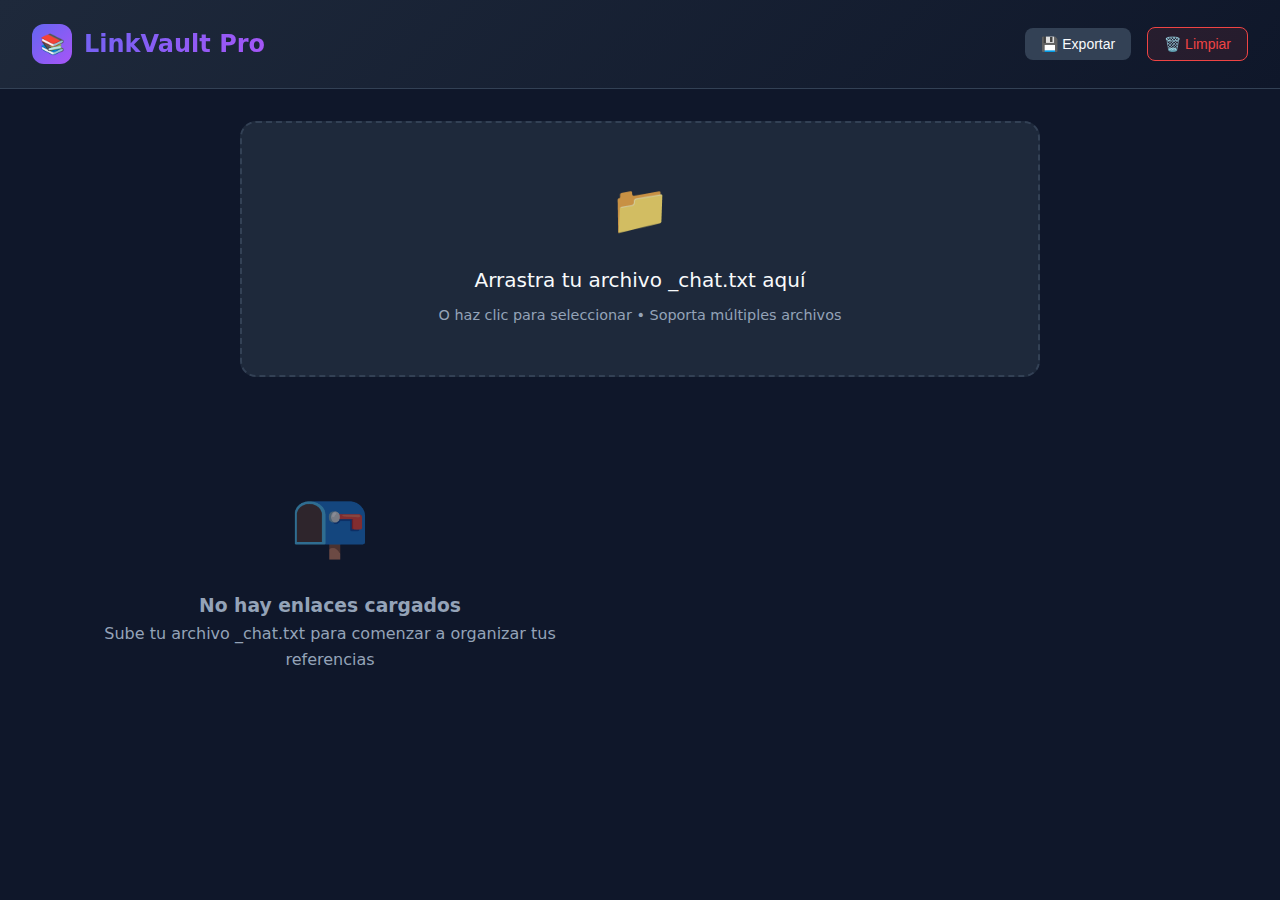
<file: linkvalue.htm>
<!DOCTYPE html>
<html lang="es">
<head>
    <meta charset="UTF-8">
    <meta name="viewport" content="width=device-width, initial-scale=1.0">
    <title>Mi Catálogo de Revisión - LinkVault</title>
    <style>
        * {
            margin: 0;
            padding: 0;
            box-sizing: border-box;
        }

        :root {
            --primary: #6366f1;
            --primary-dark: #4f46e5;
            --success: #10b981;
            --danger: #ef4444;
            --warning: #f59e0b;
            --neutral: #6b7280;
            --bg: #0f172a;
            --surface: #1e293b;
            --surface-light: #334155;
            --text: #f8fafc;
            --text-muted: #94a3b8;
        }

        body {
            font-family: 'Segoe UI', system-ui, -apple-system, sans-serif;
            background: var(--bg);
            color: var(--text);
            min-height: 100vh;
            line-height: 1.6;
        }

        /* Header */
        .header {
            background: linear-gradient(135deg, var(--surface) 0%, var(--bg) 100%);
            border-bottom: 1px solid var(--surface-light);
            padding: 1.5rem 2rem;
            position: sticky;
            top: 0;
            z-index: 100;
            backdrop-filter: blur(10px);
        }

        .header-content {
            max-width: 1400px;
            margin: 0 auto;
            display: flex;
            justify-content: space-between;
            align-items: center;
            flex-wrap: wrap;
            gap: 1rem;
        }

        .logo {
            display: flex;
            align-items: center;
            gap: 0.75rem;
            font-size: 1.5rem;
            font-weight: 700;
            background: linear-gradient(135deg, var(--primary) 0%, #a855f7 100%);
            -webkit-background-clip: text;
            -webkit-text-fill-color: transparent;
        }

        .logo-icon {
            width: 40px;
            height: 40px;
            background: linear-gradient(135deg, var(--primary) 0%, #a855f7 100%);
            border-radius: 12px;
            display: flex;
            align-items: center;
            justify-content: center;
            font-size: 1.25rem;
            -webkit-text-fill-color: white;
        }

        /* Upload Section */
        .upload-section {
            background: var(--surface);
            border: 2px dashed var(--surface-light);
            border-radius: 16px;
            padding: 3rem;
            text-align: center;
            margin: 2rem auto;
            max-width: 800px;
            transition: all 0.3s ease;
            cursor: pointer;
        }

        .upload-section:hover, .upload-section.dragover {
            border-color: var(--primary);
            background: rgba(99, 102, 241, 0.05);
        }

        .upload-icon {
            font-size: 3rem;
            margin-bottom: 1rem;
            opacity: 0.8;
        }

        .upload-text {
            font-size: 1.25rem;
            color: var(--text);
            margin-bottom: 0.5rem;
        }

        .upload-hint {
            color: var(--text-muted);
            font-size: 0.9rem;
        }

        input[type="file"] {
            display: none;
        }

        /* Stats Bar */
        .stats-bar {
            display: grid;
            grid-template-columns: repeat(auto-fit, minmax(150px, 1fr));
            gap: 1rem;
            max-width: 1400px;
            margin: 2rem auto;
            padding: 0 2rem;
        }

        .stat-card {
            background: var(--surface);
            border-radius: 12px;
            padding: 1.5rem;
            border: 1px solid var(--surface-light);
            transition: transform 0.2s;
        }

        .stat-card:hover {
            transform: translateY(-2px);
        }

        .stat-number {
            font-size: 2rem;
            font-weight: 700;
            margin-bottom: 0.25rem;
        }

        .stat-label {
            color: var(--text-muted);
            font-size: 0.875rem;
            text-transform: uppercase;
            letter-spacing: 0.05em;
        }

        .stat-pending { color: var(--warning); }
        .stat-useful { color: var(--success); }
        .stat-useless { color: var(--danger); }
        .stat-total { color: var(--primary); }

        /* Filters */
        .filters {
            max-width: 1400px;
            margin: 0 auto 2rem;
            padding: 0 2rem;
            display: flex;
            gap: 1rem;
            flex-wrap: wrap;
            align-items: center;
        }

        .filter-group {
            display: flex;
            gap: 0.5rem;
            align-items: center;
        }

        .filter-btn {
            padding: 0.5rem 1rem;
            border-radius: 20px;
            border: 1px solid var(--surface-light);
            background: var(--surface);
            color: var(--text);
            cursor: pointer;
            transition: all 0.2s;
            font-size: 0.875rem;
        }

        .filter-btn:hover {
            border-color: var(--primary);
        }

        .filter-btn.active {
            background: var(--primary);
            border-color: var(--primary);
            color: white;
        }

        .search-box {
            flex: 1;
            min-width: 250px;
            position: relative;
        }

        .search-box input {
            width: 100%;
            padding: 0.75rem 1rem 0.75rem 2.5rem;
            border-radius: 12px;
            border: 1px solid var(--surface-light);
            background: var(--surface);
            color: var(--text);
            font-size: 0.95rem;
        }

        .search-box::before {
            content: "🔍";
            position: absolute;
            left: 0.75rem;
            top: 50%;
            transform: translateY(-50%);
            opacity: 0.5;
        }

        /* Links Grid */
        .links-container {
            max-width: 1400px;
            margin: 0 auto;
            padding: 0 2rem 4rem;
            display: grid;
            grid-template-columns: repeat(auto-fill, minmax(400px, 1fr));
            gap: 1.5rem;
        }

        .link-card {
            background: var(--surface);
            border-radius: 16px;
            border: 1px solid var(--surface-light);
            overflow: hidden;
            transition: all 0.3s ease;
            position: relative;
            display: flex;
            flex-direction: column;
        }

        .link-card:hover {
            transform: translateY(-4px);
            border-color: var(--primary);
            box-shadow: 0 20px 40px rgba(0,0,0,0.3);
        }

        .link-card.useful {
            border-left: 4px solid var(--success);
        }

        .link-card.useless {
            border-left: 4px solid var(--danger);
            opacity: 0.7;
        }

        .link-card.pending {
            border-left: 4px solid var(--warning);
        }

        .link-header {
            padding: 1.25rem;
            border-bottom: 1px solid var(--surface-light);
            flex: 1;
        }

        .link-type {
            display: inline-flex;
            align-items: center;
            gap: 0.5rem;
            padding: 0.25rem 0.75rem;
            border-radius: 20px;
            font-size: 0.75rem;
            font-weight: 600;
            text-transform: uppercase;
            letter-spacing: 0.05em;
            margin-bottom: 0.75rem;
        }

        .type-youtube { background: rgba(239, 68, 68, 0.2); color: #fca5a5; }
        .type-web { background: rgba(99, 102, 241, 0.2); color: #a5b4fc; }
        .type-pdf { background: rgba(245, 158, 11, 0.2); color: #fcd34d; }
        .type-image { background: rgba(16, 185, 129, 0.2); color: #6ee7b7; }
        .type-audio { background: rgba(139, 92, 246, 0.2); color: #c4b5fd; }
        .type-doc { background: rgba(236, 72, 153, 0.2); color: #f9a8d4; }
        .type-other { background: rgba(107, 114, 128, 0.2); color: #d1d5db; }

        .link-title {
            font-size: 1.05rem;
            font-weight: 600;
            line-height: 1.5;
            display: -webkit-box;
            -webkit-line-clamp: 4;
            -webkit-box-orient: vertical;
            overflow: hidden;
            word-break: break-word;
            color: var(--text);
            margin-bottom: 0.5rem;
        }

        .link-context {
            font-size: 0.85rem;
            color: var(--text-muted);
            margin-top: 0.5rem;
            padding: 0.5rem;
            background: rgba(0,0,0,0.2);
            border-radius: 8px;
            border-left: 3px solid var(--primary);
            display: -webkit-box;
            -webkit-line-clamp: 3;
            -webkit-box-orient: vertical;
            overflow: hidden;
            font-style: italic;
            line-height: 1.4;
        }

        .link-date {
            font-size: 0.75rem;
            color: var(--text-muted);
            margin-top: 0.75rem;
            display: flex;
            align-items: center;
            gap: 0.5rem;
        }

        .link-content {
            padding: 1.25rem;
            background: rgba(0,0,0,0.2);
        }

        .link-url {
            font-size: 0.8rem;
            color: var(--text-muted);
            word-break: break-all;
            display: -webkit-box;
            -webkit-line-clamp: 1;
            -webkit-box-orient: vertical;
            overflow: hidden;
            margin-bottom: 1rem;
            font-family: monospace;
        }

        .link-actions {
            display: flex;
            gap: 0.5rem;
        }

        .action-btn {
            flex: 1;
            padding: 0.75rem;
            border-radius: 10px;
            border: none;
            cursor: pointer;
            font-size: 0.875rem;
            font-weight: 600;
            transition: all 0.2s;
            display: flex;
            align-items: center;
            justify-content: center;
            gap: 0.5rem;
        }

        .btn-pending {
            background: rgba(245, 158, 11, 0.1);
            color: var(--warning);
            border: 1px solid var(--warning);
        }

        .btn-pending:hover, .btn-pending.active {
            background: var(--warning);
            color: white;
        }

        .btn-useful {
            background: rgba(16, 185, 129, 0.1);
            color: var(--success);
            border: 1px solid var(--success);
        }

        .btn-useful:hover, .btn-useful.active {
            background: var(--success);
            color: white;
        }

        .btn-useless {
            background: rgba(239, 68, 68, 0.1);
            color: var(--danger);
            border: 1px solid var(--danger);
        }

        .btn-useless:hover, .btn-useless.active {
            background: var(--danger);
            color: white;
        }

        .btn-visit {
            background: var(--surface-light);
            color: var(--text);
            text-decoration: none;
            text-align: center;
        }

        .btn-visit:hover {
            background: var(--primary);
            color: white;
        }

        /* Empty State */
        .empty-state {
            text-align: center;
            padding: 4rem 2rem;
            color: var(--text-muted);
        }

        .empty-icon {
            font-size: 4rem;
            margin-bottom: 1rem;
            opacity: 0.5;
        }

        /* Toast Notification */
        .toast {
            position: fixed;
            bottom: 2rem;
            right: 2rem;
            background: var(--surface);
            border: 1px solid var(--surface-light);
            padding: 1rem 1.5rem;
            border-radius: 12px;
            box-shadow: 0 10px 30px rgba(0,0,0,0.5);
            display: none;
            align-items: center;
            gap: 0.75rem;
            animation: slideIn 0.3s ease;
            z-index: 1000;
        }

        .toast.show {
            display: flex;
        }

        @keyframes slideIn {
            from {
                transform: translateX(100%);
                opacity: 0;
            }
            to {
                transform: translateX(0);
                opacity: 1;
            }
        }

        /* Responsive */
        @media (max-width: 768px) {
            .header-content {
                flex-direction: column;
                text-align: center;
            }

            .links-container {
                grid-template-columns: 1fr;
                padding: 0 1rem 2rem;
            }

            .filters {
                padding: 0 1rem;
            }

            .upload-section {
                margin: 1rem;
                padding: 2rem 1rem;
            }
        }

        /* Add Button */
        .add-more {
            position: fixed;
            bottom: 2rem;
            left: 2rem;
            background: var(--primary);
            color: white;
            border: none;
            border-radius: 50%;
            width: 60px;
            height: 60px;
            font-size: 1.5rem;
            cursor: pointer;
            box-shadow: 0 4px 15px rgba(99, 102, 241, 0.4);
            transition: all 0.3s;
            display: none;
        }

        .add-more:hover {
            transform: scale(1.1);
            background: var(--primary-dark);
        }

        .add-more.show {
            display: flex;
            align-items: center;
            justify-content: center;
        }

        /* Preview de contenido extraído */
        .extracted-preview {
            font-size: 0.7rem;
            color: var(--text-muted);
            margin-top: 0.5rem;
            padding: 0.25rem 0.5rem;
            background: rgba(99, 102, 241, 0.1);
            border-radius: 4px;
            display: inline-block;
        }
    </style>
</head>
<body>
    <header class="header">
        <div class="header-content">
            <div class="logo">
                <div class="logo-icon">📚</div>
                <span>LinkVault Pro</span>
            </div>
            <div style="display: flex; gap: 1rem; align-items: center;">
                <button onclick="exportData()" style="padding: 0.5rem 1rem; background: var(--surface-light); border: none; border-radius: 8px; color: var(--text); cursor: pointer; font-size: 0.875rem;">
                    💾 Exportar
                </button>
                <button onclick="clearAll()" style="padding: 0.5rem 1rem; background: rgba(239, 68, 68, 0.1); border: 1px solid var(--danger); border-radius: 8px; color: var(--danger); cursor: pointer; font-size: 0.875rem;">
                    🗑️ Limpiar
                </button>
            </div>
        </div>
    </header>

    <main>
        <!-- Upload Section -->
        <div class="upload-section" id="dropZone" onclick="document.getElementById('fileInput').click()">
            <div class="upload-icon">📁</div>
            <div class="upload-text">Arrastra tu archivo _chat.txt aquí</div>
            <div class="upload-hint">O haz clic para seleccionar • Soporta múltiples archivos</div>
            <input type="file" id="fileInput" accept=".txt" onchange="handleFile(this.files[0])">
        </div>

        <!-- Stats -->
        <div class="stats-bar" id="statsBar" style="display: none;">
            <div class="stat-card">
                <div class="stat-number stat-total" id="totalCount">0</div>
                <div class="stat-label">Total Links</div>
            </div>
            <div class="stat-card">
                <div class="stat-number stat-pending" id="pendingCount">0</div>
                <div class="stat-label">Pendientes</div>
            </div>
            <div class="stat-card">
                <div class="stat-number stat-useful" id="usefulCount">0</div>
                <div class="stat-label">Útiles</div>
            </div>
            <div class="stat-card">
                <div class="stat-number stat-useless" id="uselessCount">0</div>
                <div class="stat-label">No Útiles</div>
            </div>
        </div>

        <!-- Filters -->
        <div class="filters" id="filters" style="display: none;">
            <div class="search-box">
                <input type="text" id="searchInput" placeholder="Buscar por título, contexto, URL o fecha..." onkeyup="filterLinks()">
            </div>
            <div class="filter-group">
                <button class="filter-btn active" onclick="setFilter('all')" id="filter-all">Todos</button>
                <button class="filter-btn" onclick="setFilter('pending')" id="filter-pending">⏳ Pendientes</button>
                <button class="filter-btn" onclick="setFilter('useful')" id="filter-useful">✅ Útiles</button>
                <button class="filter-btn" onclick="setFilter('useless')" id="filter-useless">❌ No Útiles</button>
            </div>
        </div>

        <!-- Links Grid -->
        <div class="links-container" id="linksContainer">
            <div class="empty-state">
                <div class="empty-icon">📭</div>
                <h3>No hay enlaces cargados</h3>
                <p>Sube tu archivo _chat.txt para comenzar a organizar tus referencias</p>
            </div>
        </div>
    </main>

    <button class="add-more" id="addMoreBtn" onclick="showUpload()" title="Agregar más archivos">+</button>

    <!-- Toast -->
    <div class="toast" id="toast">
        <span id="toastIcon">✅</span>
        <span id="toastMessage">Operación exitosa</span>
    </div>

    <script>
        // Estado global
        let links = [];
        let currentFilter = 'all';
        let searchTerm = '';

        // Patrones de limpieza y extracción
        const WHATSAPP_JUNK = [
            /imagen omitida/gi,
            /video omitido/gi,
            /audio omitido/gi,
            /documento omitido/gi,
            /sticker omitido/gi,
            /tarjeta de contacto omitida/gi,
            /‎/g, // Caracter especial de WhatsApp
            /•\s*\d+\s*(página|páginas|diapositiva|diapositivas|hoja|hojas)/gi,
            /\.pdf\s*•/gi,
            /^\s*[-–—]\s*/g,
        ];

        // Palabras clave que indican descripción valiosa
        const DESCRIPTIVE_KEYWORDS = [
            'tutorial', 'guía', 'curso', 'clase', 'seminario', 'conferencia',
            'documento', 'informe', 'análisis', 'resumen', 'artículo', 'libro',
            'herramienta', 'aplicación', 'software', 'sistema', 'plataforma',
            'método', 'técnica', 'estrategia', 'proceso', 'procedimiento',
            'contacto', 'teléfono', 'número', 'email', 'correo', 'dirección',
            'reunión', 'evento', 'feria', 'exposición', 'congreso',
            'presupuesto', 'factura', 'recibo', 'comprobante', 'pago',
            'manual', 'instructivo', 'protocolo', 'reglamento', 'norma'
        ];

        // Inicializar
        document.addEventListener('DOMContentLoaded', () => {
            loadFromStorage();
            setupDragAndDrop();
        });

        function setupDragAndDrop() {
            const dropZone = document.getElementById('dropZone');
            
            ['dragenter', 'dragover', 'dragleave', 'drop'].forEach(eventName => {
                dropZone.addEventListener(eventName, preventDefaults, false);
                document.body.addEventListener(eventName, preventDefaults, false);
            });

            function preventDefaults(e) {
                e.preventDefault();
                e.stopPropagation();
            }

            ['dragenter', 'dragover'].forEach(eventName => {
                dropZone.addEventListener(eventName, () => dropZone.classList.add('dragover'));
            });

            ['dragleave', 'drop'].forEach(eventName => {
                dropZone.addEventListener(eventName, () => dropZone.classList.remove('dragover'));
            });

            dropZone.addEventListener('drop', (e) => {
                const files = e.dataTransfer.files;
                if (files.length > 0) handleFile(files[0]);
            });
        }

        function showUpload() {
            document.getElementById('dropZone').style.display = 'block';
            document.getElementById('dropZone').scrollIntoView({ behavior: 'smooth' });
        }

        function handleFile(file) {
            if (!file || !file.name.endsWith('.txt')) {
                showToast('❌', 'Por favor sube un archivo .txt');
                return;
            }

            const reader = new FileReader();
            reader.onload = (e) => parseChatFile(e.target.result);
            reader.readAsText(file);
        }

        // Parser principal mejorado
        function parseChatFile(content) {
            // Normalizar saltos de línea
            content = content.replace(/\r\n/g, '\n').replace(/\r/g, '\n');
            
            // Dividir en bloques de mensaje (cada bloque puede tener múltiples líneas)
            const messageBlocks = splitIntoMessageBlocks(content);
            
            const newLinks = [];
            const seenUrls = new Set(links.map(l => l.url));

            messageBlocks.forEach(block => {
                const parsed = parseMessageBlock(block);
                if (!parsed) return;

                const { date, sender, content: messageContent } = parsed;
                
                // Extraer todas las URLs del mensaje
                const urls = extractUrls(messageContent);
                
                urls.forEach(url => {
                    if (seenUrls.has(url)) return;
                    seenUrls.add(url);

                    // Extraer título con heurísticas avanzadas
                    const titleData = extractTitleAdvanced(messageContent, url);
                    
                    newLinks.push({
                        id: Date.now() + Math.random(),
                        url: url,
                        title: titleData.title,
                        context: titleData.context,
                        extractionMethod: titleData.method, // Para debugging
                        type: detectType(url, messageContent),
                        date: date,
                        status: 'pending',
                        added: new Date().toISOString()
                    });
                });
            });

            // Combinar y actualizar
            if (newLinks.length > 0) {
                links = [...links, ...newLinks];
                saveToStorage();
                renderLinks();
                updateStats();
                showToast('📥', `Se agregaron ${newLinks.length} nuevos enlaces`);
                
                document.getElementById('statsBar').style.display = 'grid';
                document.getElementById('filters').style.display = 'flex';
                document.getElementById('dropZone').style.display = 'none';
                document.getElementById('addMoreBtn').classList.add('show');
            } else {
                showToast('ℹ️', 'No se encontraron nuevos enlaces únicos');
            }
        }

        // Dividir contenido en bloques de mensaje
        function splitIntoMessageBlocks(content) {
            const blocks = [];
            const lines = content.split('\n');
            let currentBlock = [];
            
            const datePattern = /^\[\d{1,2}\/\d{1,2}\/\d{2,4},\s*\d{1,2}:\d{2}:\d{2}\s*[ap]\.?\s*m\.?\]/;
            
            lines.forEach(line => {
                if (datePattern.test(line.trim())) {
                    // Nueva línea con fecha, guardar bloque anterior
                    if (currentBlock.length > 0) {
                        blocks.push(currentBlock.join('\n'));
                    }
                    currentBlock = [line];
                } else if (line.trim() || currentBlock.length > 0) {
                    // Línea de continuación o vacía dentro de bloque
                    currentBlock.push(line);
                }
            });
            
            if (currentBlock.length > 0) {
                blocks.push(currentBlock.join('\n'));
            }
            
            return blocks;
        }

        // Parsear un bloque de mensaje
        function parseMessageBlock(block) {
            // Patrón: [fecha] Nombre: contenido
            const pattern = /^\[(\d{1,2}\/\d{1,2}\/\d{2,4}),\s*(\d{1,2}:\d{2}:\d{2}\s*[ap]\.?\s*m\.?)\]\s*(.*?):\s*(.*)$/s;
            const match = block.match(pattern);
            
            if (!match) return null;
            
            return {
                date: `[${match[1]}, ${match[2]}]`,
                time: match[2],
                sender: match[3].trim(),
                content: match[4].trim()
            };
        }

        // Extracción de URLs mejorada
        function extractUrls(text) {
            const urls = [];
            const patterns = [
                // URLs completas
                /https?:\/\/[^\s<>"{}|\\^`\[\]]+/gi,
                // URLs sin protocolo
                /(?:^|\s)(www\.[a-zA-Z0-9-]+\.[a-zA-Z]{2,}[^\s<>"{}|\\^`\[\]]*)/gi,
                // Dominios con path
                /(?:^|\s)([a-zA-Z0-9-]+\.(com|ar|org|net|edu|gov|io|co|app|dev|ai|cloud|tech)[^\s<>"{}|\\^`\[\]]*)/gi
            ];

            patterns.forEach(pattern => {
                let match;
                while ((match = pattern.exec(text)) !== null) {
                    let url = match[0].trim();
                    // Limpiar caracteres de puntuación al final
                    url = url.replace(/[.,;!?)"'\]]+$/, '');
                    
                    if (!url.startsWith('http')) {
                        url = 'https://' + url.replace(/^\s*www\./, '');
                    }
                    
                    // Validar que parezca una URL
                    if (isValidUrl(url) && !urls.includes(url)) {
                        urls.push(url);
                    }
                }
            });

            return urls;
        }

        function isValidUrl(string) {
            try {
                new URL(string);
                return true;
            } catch (_) {
                return false;
            }
        }

        // HEURÍSTICAS AVANZADAS DE EXTRACCIÓN DE TÍTULO
        function extractTitleAdvanced(message, url) {
            let method = 'unknown';
            let title = '';
            let context = '';

            // 1. LIMPIAR EL MENSAJE
            let cleanMessage = cleanWhatsAppArtifacts(message);
            
            // 2. ESTRATEGIA: Buscar texto entre comillas o markdown antes/después de URL
            const quotedPattern = /"([^"]{10,100})"|'([^']{10,100})'|\*([^*]{10,100})\*/g;
            let match;
            while ((match = quotedPattern.exec(message)) !== null) {
                const quoted = match[1] || match[2] || match[3];
                if (quoted && !quoted.includes('http')) {
                    title = quoted;
                    method = 'quoted_text';
                    break;
                }
            }

            // 3. ESTRATEGIA: Separar mensaje en partes y analizar
            if (!title) {
                const parts = cleanMessage.split(url);
                const before = parts[0]?.trim() || '';
                const after = parts[1]?.trim() || '';

                // Heurística: ¿Cuál parte tiene más valor descriptivo?
                const beforeScore = scoreDescriptiveValue(before);
                const afterScore = scoreDescriptiveValue(after);

                if (beforeScore > afterScore && beforeScore > 20) {
                    title = before;
                    method = 'context_before';
                } else if (afterScore > 20) {
                    title = after;
                    method = 'context_after';
                } else if (before || after) {
                    // Combinar ambas partes si son cortas
                    context = `${before} ${after}`.trim();
                }
            }

            // 4. ESTRATEGIA: Detectar patrones específicos de tipo de contenido
            if (!title) {
                title = detectContentPattern(cleanMessage, url);
                if (title) method = 'pattern_detection';
            }

            // 5. ESTRATEGIA: Extraer de nombre de archivo en URL
            if (!title) {
                title = extractFromFilePath(url);
                if (title) method = 'filename_extraction';
            }

            // 6. ESTRATEGIA: Último recurso - dominio + path
            if (!title) {
                title = extractFromUrlFallback(url);
                method = 'url_fallback';
            }

            // Limpiar y formatear
            title = cleanTitle(title);
            
            // Si el título es muy largo, usarlo como contexto y generar uno corto
            if (title.length > 150) {
                context = title;
                title = generateShortTitle(title, url);
            }

            // Generar contexto si no existe
            if (!context && method !== 'context_before' && method !== 'context_after') {
                context = generateContext(message, url, title);
            }

            return { title, context, method };
        }

        // Limpiar artefactos de WhatsApp
        function cleanWhatsAppArtifacts(text) {
            let cleaned = text;
            WHATSAPP_JUNK.forEach(pattern => {
                cleaned = cleaned.replace(pattern, ' ');
            });
            return cleaned.replace(/\s+/g, ' ').trim();
        }

        // Puntuar valor descriptivo de un texto
        function scoreDescriptiveValue(text) {
            if (!text || text.length < 3) return 0;
            
            let score = 0;
            const lower = text.toLowerCase();
            
            // Longitud ideal (20-100 chars)
            if (text.length > 10) score += 10;
            if (text.length > 20) score += 10;
            if (text.length > 100) score -= 10; // Penalizar muy largo
            
            // Palabras descriptivas
            DESCRIPTIVE_KEYWORDS.forEach(keyword => {
                if (lower.includes(keyword.toLowerCase())) score += 15;
            });
            
            // Presencia de mayúsculas (nombres propios)
            if (/[A-Z][a-z]+/.test(text)) score += 10;
            
            // Presencia de números (fechas, códigos)
            if (/\d{2,}/.test(text)) score += 5;
            
            // Penalizar solo emojis o símbolos
            if (/^[\s\p{Emoji}]+$/u.test(text)) score = 0;
            
            // Penalizar solo URLs
            if (text.includes('http')) score -= 20;
            
            return score;
        }

        // Detectar patrones específicos de contenido
        function detectContentPattern(message, url) {
            const patterns = [
                // Patrón: "Algo - URL" o "URL - Algo"
                {
                    regex: /^([^-–—]{10,80})\s*[-–—]\s*https?:/i,
                    group: 1,
                    desc: 'prefix_description'
                },
                {
                    regex: /https?:\/\/[^\s]+\s*[-–—]\s*([^-–—]{10,80})$/i,
                    group: 1,
                    desc: 'suffix_description'
                },
                // Patrón: "Re: Asunto" o "Fwd: Asunto"
                {
                    regex: /^(Re|Fwd|FW):\s*(.{10,100})/i,
                    group: 2,
                    desc: 'email_subject'
                },
                // Patrón: Nombre de contacto + número
                {
                    regex: /^([A-Z][a-z]+(?:\s+[A-Z][a-z]+)*)\s*[\+\d]/,
                    group: 1,
                    desc: 'contact_name'
                },
                // Patrón: "Ver", "Mira", "Checa" + descripción
                {
                    regex: /^(?:ver|mira|checa|mira esto|fijate)\s*:?\s*(.{10,100})/i,
                    group: 1,
                    desc: 'recommendation'
                }
            ];

            for (const pattern of patterns) {
                const match = message.match(pattern.regex);
                if (match && match[pattern.group]) {
                    return match[pattern.group].trim();
                }
            }

            return null;
        }

        // Extraer título desde path de archivo
        function extractFromFilePath(url) {
            try {
                const urlObj = new URL(url);
                const path = urlObj.pathname;
                
                // Obtener último segmento
                const segments = path.split('/').filter(s => s.length > 0);
                if (segments.length === 0) return null;
                
                let filename = segments[segments.length - 1];
                
                // Decodificar URL encoding
                filename = decodeURIComponent(filename);
                
                // Quitar query strings
                filename = filename.split('?')[0];
                
                // Quitar extensión común
                const ext = filename.match(/\.([a-zA-Z0-9]{2,5})$/);
                if (ext) {
                    filename = filename.slice(0, -(ext[0].length));
                }
                
                // Limpiar
                filename = filename
                    .replace(/[-_]/g, ' ')
                    .replace(/[0-9]{6,}/g, '') // Quitar timestamps largos
                    .trim();
                
                if (filename.length > 3 && filename.length < 100) {
                    return capitalizeWords(filename);
                }
            } catch (e) {
                return null;
            }
            return null;
        }

        // Fallback: extraer desde URL
        function extractFromUrlFallback(url) {
            try {
                const urlObj = new URL(url);
                
                // Para YouTube, extraer indicador de tipo
                if (urlObj.hostname.includes('youtube') || urlObj.hostname.includes('youtu.be')) {
                    if (url.includes('shorts')) return '🎬 YouTube Short';
                    if (url.includes('playlist')) return '📋 Playlist de YouTube';
                    if (url.includes('live')) return '🔴 YouTube Live';
                    return '🎬 Video de YouTube';
                }
                
                // Para otros, usar hostname + último path
                let host = urlObj.hostname.replace(/^www\./, '');
                const segments = urlObj.pathname.split('/').filter(s => s.length > 2);
                
                if (segments.length > 0) {
                    const lastSegment = segments[segments.length - 1]
                        .replace(/[-_]/g, ' ')
                        .replace(/\.(html|php|asp)$/i, '');
                    return `${capitalizeWords(lastSegment)} | ${host}`;
                }
                
                return host;
            } catch (e) {
                return 'Enlace sin título';
            }
        }

        // Generar título corto desde texto largo
        function generateShortTitle(longText, url) {
            // Extraer primera frase sustancial
            const sentences = longText.match(/[^.!?]+[.!?]+/g) || [longText];
            for (const sentence of sentences) {
                const clean = sentence.trim();
                if (clean.length > 10 && clean.length < 80 && !clean.includes('http')) {
                    return clean;
                }
            }
            
            // Fallback: primeras palabras
            const words = longText.split(/\s+/).slice(0, 8).join(' ');
            return words + (longText.split(/\s+/).length > 8 ? '...' : '');
        }

        // Generar contexto desde mensaje
        function generateContext(message, url, title) {
            // Remover la URL y limpiar
            let context = message.replace(url, '').trim();
            context = cleanWhatsAppArtifacts(context);
            
            // Si el contexto es igual al título, no repetir
            if (context === title || context.includes(title)) {
                return '';
            }
            
            // Truncar si es muy largo
            if (context.length > 200) {
                context = context.substring(0, 200) + '...';
            }
            
            return context;
        }

        // Utilidades de formato
        function cleanTitle(title) {
            if (!title) return 'Sin título';
            
            return title
                .replace(/^[\s•\-—:\[\]]+|[\s•\-—:\[\]]+$/g, '') // Quitar caracteres de bordes
                .replace(/\s+/g, ' ') // Normalizar espacios
                .replace(/[–—-]{2,}/g, '—') // Normalizar guiones
                .trim();
        }

        function capitalizeWords(str) {
            return str.replace(/\b\w/g, c => c.toUpperCase());
        }

        // Detectar tipo de contenido
        function detectType(url, context) {
            const lowerUrl = url.toLowerCase();
            const lowerContext = context.toLowerCase();
            
            // YouTube específico
            if (lowerUrl.includes('youtube.com') || lowerUrl.includes('youtu.be')) {
                if (lowerUrl.includes('shorts')) return 'youtube-shorts';
                if (lowerUrl.includes('playlist')) return 'youtube-playlist';
                return 'youtube';
            }
            
            // Documentos
            if (lowerUrl.includes('.pdf') || lowerContext.includes('.pdf')) return 'pdf';
            if (lowerUrl.match(/\.(doc|docx|odt|rtf)(\?|$)/)) return 'doc';
            if (lowerUrl.match(/\.(xls|xlsx|csv|ods)(\?|$)/)) return 'spreadsheet';
            if (lowerUrl.match(/\.(ppt|pptx|odp)(\?|$)/)) return 'presentation';
            
            // Imágenes
            if (lowerUrl.match(/\.(jpg|jpeg|png|gif|webp|svg|bmp|tiff?)(\?|$)/) || 
                lowerContext.includes('imagen omitida')) return 'image';
            
            // Audio/Video
            if (lowerUrl.match(/\.(mp3|wav|ogg|m4a|flac|aac)(\?|$)/) || 
                lowerContext.includes('audio omitido')) return 'audio';
            if (lowerUrl.match(/\.(mp4|mov|avi|mkv|flv|wmv)(\?|$)/) || 
                lowerContext.includes('video omitido')) return 'video';
            
            // Comprimidos
            if (lowerUrl.match(/\.(zip|rar|7z|tar|gz)(\?|$)/)) return 'archive';
            
            // Código/Repos
            if (lowerUrl.includes('github.com')) return 'code';
            if (lowerUrl.includes('gitlab.com')) return 'code';
            if (lowerUrl.includes('stackoverflow.com')) return 'code';
            
            // Redes sociales
            if (lowerUrl.includes('linkedin.com')) return 'linkedin';
            if (lowerUrl.includes('twitter.com') || lowerUrl.includes('x.com')) return 'twitter';
            if (lowerUrl.includes('instagram.com')) return 'instagram';
            if (lowerUrl.includes('facebook.com')) return 'facebook';
            if (lowerUrl.includes('whatsapp.com')) return 'whatsapp';
            
            // Maps/Direcciones
            if (lowerUrl.includes('maps.google') || lowerUrl.includes('goo.gl/maps')) return 'maps';
            
            // Default
            return 'web';
        }

        // Renderizado
        function renderLinks() {
            const container = document.getElementById('linksContainer');
            
            let filtered = links.filter(link => {
                const matchesFilter = currentFilter === 'all' || link.status === currentFilter;
                const searchLower = searchTerm.toLowerCase();
                const matchesSearch = !searchTerm || 
                    link.title.toLowerCase().includes(searchLower) ||
                    (link.context && link.context.toLowerCase().includes(searchLower)) ||
                    link.url.toLowerCase().includes(searchLower) ||
                    link.date.toLowerCase().includes(searchLower);
                return matchesFilter && matchesSearch;
            });

            filtered.sort((a, b) => {
                if (a.status === 'pending' && b.status !== 'pending') return -1;
                if (b.status === 'pending' && a.status !== 'pending') return 1;
                return new Date(b.added) - new Date(a.added);
            });

            if (filtered.length === 0) {
                container.innerHTML = `
                    <div class="empty-state" style="grid-column: 1/-1;">
                        <div class="empty-icon">🔍</div>
                        <h3>No se encontraron enlaces</h3>
                        <p>Prueba con otros filtros o términos de búsqueda</p>
                    </div>
                `;
                return;
            }

            container.innerHTML = filtered.map(link => `
                <div class="link-card ${link.status}" data-id="${link.id}">
                    <div class="link-header">
                        <span class="link-type type-${link.type.split('-')[0]}">
                            ${getTypeIcon(link.type)} ${formatType(link.type)}
                        </span>
                        <div class="link-title">${escapeHtml(link.title)}</div>
                        ${link.context ? `
                            <div class="link-context">${escapeHtml(link.context)}</div>
                        ` : ''}
                        <div class="link-date">
                            <span>📅</span>
                            <span>${extractDate(link.date)}</span>
                            ${link.extractionMethod ? `<span class="extracted-preview">vía: ${link.extractionMethod}</span>` : ''}
                        </div>
                    </div>
                    <div class="link-content">
                        <div class="link-url">${escapeHtml(link.url)}</div>
                        <div class="link-actions">
                            <button class="action-btn btn-pending ${link.status === 'pending' ? 'active' : ''}" 
                                    onclick="setStatus(${link.id}, 'pending')" title="Pendiente">⏳</button>
                            <button class="action-btn btn-useful ${link.status === 'useful' ? 'active' : ''}" 
                                    onclick="setStatus(${link.id}, 'useful')" title="Útil">✅</button>
                            <button class="action-btn btn-useless ${link.status === 'useless' ? 'active' : ''}" 
                                    onclick="setStatus(${link.id}, 'useless')" title="No útil">❌</button>
                            <a href="${link.url}" target="_blank" class="action-btn btn-visit" title="Visitar">🔗</a>
                        </div>
                    </div>
                </div>
            `).join('');
        }

        function getTypeIcon(type) {
            const icons = {
                'youtube': '🎬',
                'youtube-shorts': '⏱️',
                'youtube-playlist': '📋',
                'pdf': '📄',
                'doc': '📝',
                'spreadsheet': '📊',
                'presentation': '📽️',
                'image': '🖼️',
                'audio': '🎵',
                'video': '🎞️',
                'archive': '📦',
                'code': '💻',
                'linkedin': '💼',
                'twitter': '🐦',
                'instagram': '📷',
                'facebook': '👥',
                'whatsapp': '💬',
                'maps': '🗺️',
                'web': '🌐'
            };
            return icons[type] || '🔗';
        }

        function formatType(type) {
            return type.split('-').map(w => w.charAt(0).toUpperCase() + w.slice(1)).join(' ');
        }

        function escapeHtml(text) {
            if (!text) return '';
            const div = document.createElement('div');
            div.textContent = text;
            return div.innerHTML;
        }

        function extractDate(dateStr) {
            if (!dateStr) return 'Fecha desconocida';
            const match = dateStr.match(/\[(\d{1,2}\/\d{1,2}\/\d{2,4})/);
            return match ? match[1] : dateStr;
        }

        // Estado y filtros
        function setStatus(id, status) {
            const link = links.find(l => l.id === id);
            if (link) {
                link.status = status;
                saveToStorage();
                renderLinks();
                updateStats();
                const messages = {
                    pending: '⏳ Marcado como pendiente',
                    useful: '✅ Marcado como útil',
                    useless: '❌ Marcado como no útil'
                };
                showToast(status === 'useful' ? '✅' : status === 'useless' ? '❌' : '⏳', messages[status]);
            }
        }

        function setFilter(filter) {
            currentFilter = filter;
            document.querySelectorAll('.filter-btn').forEach(btn => btn.classList.remove('active'));
            document.getElementById(`filter-${filter}`).classList.add('active');
            renderLinks();
        }

        function filterLinks() {
            searchTerm = document.getElementById('searchInput').value;
            renderLinks();
        }

        function updateStats() {
            document.getElementById('totalCount').textContent = links.length;
            document.getElementById('pendingCount').textContent = links.filter(l => l.status === 'pending').length;
            document.getElementById('usefulCount').textContent = links.filter(l => l.status === 'useful').length;
            document.getElementById('uselessCount').textContent = links.filter(l => l.status === 'useless').length;
        }

        // Persistencia
        function saveToStorage() {
            localStorage.setItem('linkvault_data', JSON.stringify(links));
        }

        function loadFromStorage() {
            const saved = localStorage.getItem('linkvault_data');
            if (saved) {
                links = JSON.parse(saved);
                if (links.length > 0) {
                    document.getElementById('statsBar').style.display = 'grid';
                    document.getElementById('filters').style.display = 'flex';
                    document.getElementById('dropZone').style.display = 'none';
                    document.getElementById('addMoreBtn').classList.add('show');
                    renderLinks();
                    updateStats();
                }
            }
        }

        function exportData() {
            const data = {
                exportDate: new Date().toISOString(),
                stats: {
                    total: links.length,
                    pending: links.filter(l => l.status === 'pending').length,
                    useful: links.filter(l => l.status === 'useful').length,
                    useless: links.filter(l => l.status === 'useless').length
                },
                usefulLinks: links.filter(l => l.status === 'useful'),
                allLinks: links
            };
            
            const blob = new Blob([JSON.stringify(data, null, 2)], { type: 'application/json' });
            const url = URL.createObjectURL(blob);
            const a = document.createElement('a');
            a.href = url;
            a.download = `linkvault_backup_${new Date().toISOString().split('T')[0]}.json`;
            a.click();
            URL.revokeObjectURL(url);
            showToast('💾', 'Datos exportados');
        }

        function clearAll() {
            if (confirm('¿Eliminar todo? No se puede deshacer.')) {
                links = [];
                localStorage.removeItem('linkvault_data');
                location.reload();
            }
        }

        function showToast(icon, message) {
            const toast = document.getElementById('toast');
            document.getElementById('toastIcon').textContent = icon;
            document.getElementById('toastMessage').textContent = message;
            toast.classList.add('show');
            setTimeout(() => toast.classList.remove('show'), 3000);
        }
    </script>
</body>
</html>
</file>
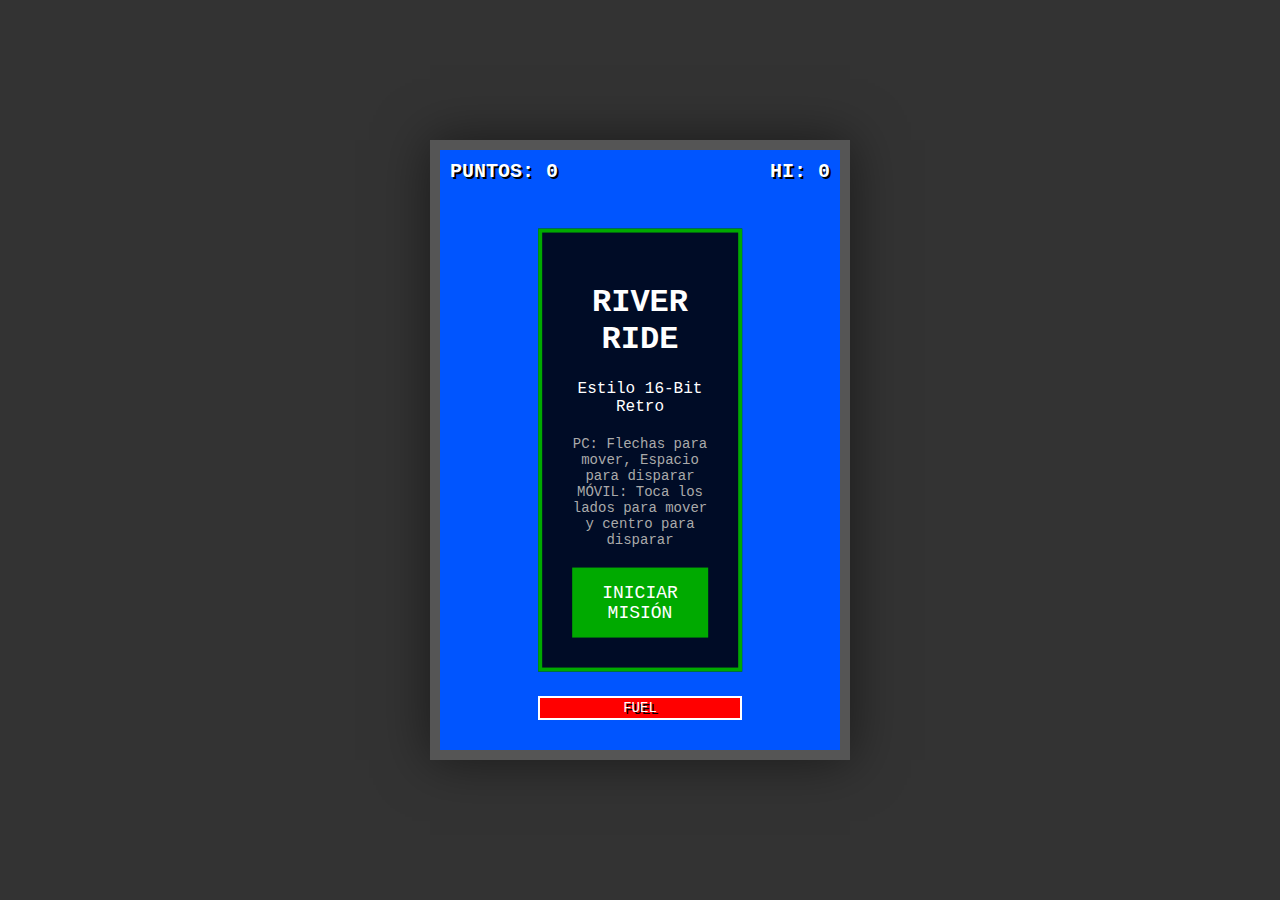
<file: riverride.html>
<!DOCTYPE html>
<html lang="es">
<head>
    <meta charset="UTF-8">
    <meta name="viewport" content="width=device-width, initial-scale=1.0, maximum-scale=1.0, user-scalable=no">
    <title>River Ride - Retro Edition</title>
    <style>
        :root {
            --river-blue: #0055ff;
            --grass-green: #00aa00;
            --ui-bg: #222;
            --text-color: #fff;
        }

        body {
            margin: 0;
            padding: 0;
            background-color: #333;
            font-family: 'Courier New', Courier, monospace;
            display: flex;
            flex-direction: column;
            align-items: center;
            justify-content: center;
            height: 100vh;
            overflow: hidden;
            touch-action: none;
        }

        #game-container {
            position: relative;
            box-shadow: 0 0 50px rgba(0,0,0,0.5);
            border: 10px solid #555;
            background-color: var(--river-blue);
        }

        canvas {
            display: block;
            image-rendering: pixelated;
        }

        #ui-overlay {
            position: absolute;
            top: 0;
            left: 0;
            width: 100%;
            height: 100%;
            pointer-events: none;
            display: flex;
            flex-direction: column;
            justify-content: space-between;
            padding: 10px;
            box-sizing: border-box;
            color: var(--text-color);
            text-shadow: 2px 2px #000;
        }

        .stats {
            display: flex;
            justify-content: space-between;
            font-size: 20px;
            font-weight: bold;
        }

        #fuel-gauge-container {
            width: 200px;
            height: 20px;
            background: #000;
            border: 2px solid #fff;
            position: relative;
            margin: 0 auto 20px auto;
        }

        #fuel-fill {
            height: 100%;
            background: #f00;
            width: 100%;
            transition: width 0.1s linear;
        }

        #fuel-label {
            position: absolute;
            width: 100%;
            text-align: center;
            top: 0;
            font-size: 14px;
            line-height: 20px;
        }

        #start-screen, #game-over {
            position: absolute;
            top: 50%;
            left: 50%;
            transform: translate(-50%, -50%);
            background: rgba(0, 0, 0, 0.85);
            color: white;
            padding: 30px;
            text-align: center;
            border: 4px solid var(--grass-green);
            pointer-events: auto;
        }

        button {
            background: var(--grass-green);
            color: white;
            border: none;
            padding: 15px 30px;
            font-family: inherit;
            font-size: 18px;
            cursor: pointer;
            margin-top: 20px;
            text-transform: uppercase;
        }

        button:hover {
            background: #00cc00;
        }

        .controls-hint {
            margin-top: 20px;
            font-size: 14px;
            color: #aaa;
        }
    </style>
</head>
<body>

<div id="game-container">
    <canvas id="gameCanvas"></canvas>
    
    <div id="ui-overlay">
        <div class="stats">
            <div>PUNTOS: <span id="score-val">0</span></div>
            <div>HI: <span id="hi-score-val">0</span></div>
        </div>
        
        <div style="flex-grow: 1;"></div>

        <div>
            <div id="fuel-gauge-container">
                <div id="fuel-fill"></div>
                <div id="fuel-label">FUEL</div>
            </div>
        </div>
    </div>

    <div id="start-screen">
        <h1>RIVER RIDE</h1>
        <p>Estilo 16-Bit Retro</p>
        <div class="controls-hint">
            PC: Flechas para mover, Espacio para disparar<br>
            MÓVIL: Toca los lados para mover y centro para disparar
        </div>
        <button onclick="startGame()">INICIAR MISIÓN</button>
    </div>

    <div id="game-over" style="display: none;">
        <h1>¡AVIÓN DESTRUIDO!</h1>
        <p>Puntuación Final: <span id="final-score">0</span></p>
        <button onclick="startGame()">REINTENTAR</button>
    </div>
</div>

<script>
    /** @type {HTMLCanvasElement} */
    const canvas = document.getElementById('gameCanvas');
    const ctx = canvas.getContext('2d');
    const scoreElement = document.getElementById('score-val');
    const hiScoreElement = document.getElementById('hi-score-val');
    const finalScoreElement = document.getElementById('final-score');
    const fuelFill = document.getElementById('fuel-fill');
    const startScreen = document.getElementById('start-screen');
    const gameOverScreen = document.getElementById('game-over');

    // Configuración del juego
    const GAME_WIDTH = 400;
    const GAME_HEIGHT = 600;
    canvas.width = GAME_WIDTH;
    canvas.height = GAME_HEIGHT;

    let score = 0;
    let hiScore = localStorage.getItem('riverRideHiScore') || 0;
    hiScoreElement.textContent = hiScore;
    
    let gameActive = false;
    let fuel = 100;
    let scrollSpeed = 2;
    let scrollOffset = 0;
    let distanceTraveled = 0;

    // Estado del jugador
    const player = {
        x: GAME_WIDTH / 2 - 15,
        y: GAME_HEIGHT - 80,
        w: 30,
        h: 30,
        speed: 4,
        dx: 0,
        dy: 0
    };

    let bullets = [];
    let enemies = [];
    let particles = [];
    let riverBanks = [];

    // Inputs
    const keys = {};
    window.addEventListener('keydown', e => keys[e.code] = true);
    window.addEventListener('keyup', e => keys[e.code] = false);

    // Soporte táctil básico
    canvas.addEventListener('touchstart', handleTouch);
    function handleTouch(e) {
        if (!gameActive) return;
        const touch = e.touches[0];
        const rect = canvas.getBoundingClientRect();
        const x = touch.clientX - rect.left;
        
        if (x < GAME_WIDTH / 3) player.dx = -player.speed;
        else if (x > (GAME_WIDTH / 3) * 2) player.dx = player.speed;
        else shoot();
    }
    canvas.addEventListener('touchend', () => player.dx = 0);

    // --- GENERACIÓN DE RÍO ---
    function initRiver() {
        riverBanks = [];
        for (let i = 0; i < (GAME_HEIGHT / 20) + 5; i++) {
            riverBanks.push(generateRiverSegment(i * 20));
        }
    }

    function generateRiverSegment(y) {
        // El río se estrecha y ensancha
        const noise = Math.sin(distanceTraveled / 500 + y / 100) * 40;
        const width = 150 + Math.sin(distanceTraveled / 1000) * 30;
        const centerX = (GAME_WIDTH / 2) + noise;
        
        return {
            y: y,
            left: centerX - width / 2,
            right: centerX + width / 2
        };
    }

    // --- SPRITES (SVG paths convertidos a funciones de dibujo) ---
    function drawPlayer(x, y) {
        ctx.fillStyle = '#fff'; // Fuselaje
        ctx.fillRect(x + 12, y, 6, 30);
        ctx.fillStyle = '#f00'; // Alas
        ctx.fillRect(x, y + 15, 30, 6);
        ctx.fillStyle = '#00f'; // Cabina
        ctx.fillRect(x + 13, y + 5, 4, 6);
    }

    function drawEnemy(type, x, y) {
        if (type === 'ship') {
            ctx.fillStyle = '#777';
            ctx.fillRect(x, y + 5, 40, 15);
            ctx.fillStyle = '#333';
            ctx.fillRect(x + 10, y, 20, 10);
        } else if (type === 'heli') {
            ctx.fillStyle = '#aa0';
            ctx.fillRect(x + 5, y + 5, 20, 15);
            ctx.fillStyle = '#000'; // Hélice
            const rotorWidth = 30 + Math.sin(Date.now() / 20) * 10;
            ctx.fillRect(x + 15 - rotorWidth/2, y, rotorWidth, 2);
        } else if (type === 'fuel') {
            ctx.fillStyle = '#fff';
            ctx.fillRect(x, y, 30, 40);
            ctx.fillStyle = '#f00';
            ctx.font = 'bold 10px Arial';
            ctx.fillText('FUEL', x + 1, y + 25);
        }
    }

    function createExplosion(x, y, color) {
        for (let i = 0; i < 8; i++) {
            particles.push({
                x, y,
                vx: (Math.random() - 0.5) * 5,
                vy: (Math.random() - 0.5) * 5,
                life: 20,
                color: color || '#ff0'
            });
        }
    }

    function spawnEnemy() {
        if (Math.random() > 0.02) return;
        
        const segment = riverBanks[0];
        const types = ['ship', 'heli', 'fuel'];
        const type = types[Math.floor(Math.random() * types.length)];
        
        const w = type === 'ship' ? 40 : 30;
        const x = segment.left + Math.random() * (segment.right - segment.left - w);
        
        enemies.push({
            type, x, y: -50, w, h: type === 'fuel' ? 40 : 20, 
            speed: type === 'heli' ? 1 : 0
        });
    }

    function shoot() {
        if (bullets.length < 3) {
            bullets.push({ x: player.x + player.w / 2 - 2, y: player.y, w: 4, h: 10 });
        }
    }

    function startGame() {
        score = 0;
        fuel = 100;
        gameActive = true;
        player.x = GAME_WIDTH / 2 - 15;
        enemies = [];
        bullets = [];
        particles = [];
        distanceTraveled = 0;
        scrollSpeed = 2;
        initRiver();
        
        scoreElement.textContent = '0';
        startScreen.style.display = 'none';
        gameOverScreen.style.display = 'none';
        
        requestAnimationFrame(update);
    }

    function endGame() {
        gameActive = false;
        if (score > hiScore) {
            hiScore = score;
            localStorage.setItem('riverRideHiScore', hiScore);
            hiScoreElement.textContent = hiScore;
        }
        finalScoreElement.textContent = score;
        gameOverScreen.style.display = 'block';
    }

    function update() {
        if (!gameActive) return;

        // Movimiento jugador
        if (keys['ArrowLeft']) player.dx = -player.speed;
        else if (keys['ArrowRight']) player.dx = player.speed;
        else if (!('ontouchstart' in window)) player.dx = 0;

        if (keys['ArrowUp']) scrollSpeed = 4;
        else if (keys['ArrowDown']) scrollSpeed = 1;
        else scrollSpeed = 2;

        if (keys['Space']) shoot();

        player.x += player.dx;
        
        // Límites de pantalla
        if (player.x < 0) player.x = 0;
        if (player.x + player.w > GAME_WIDTH) player.x = GAME_WIDTH - player.w;

        // Combustible
        fuel -= 0.05 * (scrollSpeed / 2);
        if (fuel <= 0) {
            createExplosion(player.x + 15, player.y + 15, '#fff');
            endGame();
        }
        fuelFill.style.width = fuel + '%';
        fuelFill.style.backgroundColor = fuel < 25 ? '#f00' : '#0f0';

        // Actualizar Río
        distanceTraveled += scrollSpeed;
        scrollOffset += scrollSpeed;
        if (scrollOffset >= 20) {
            scrollOffset = 0;
            riverBanks.pop();
            riverBanks.unshift(generateRiverSegment(-20));
        }

        // Colisión con riberas
        const playerMidY = player.y + 15;
        const currentSegment = riverBanks.find(s => s.y + scrollOffset >= player.y && s.y + scrollOffset <= player.y + 30);
        if (currentSegment) {
            if (player.x < currentSegment.left || player.x + player.w > currentSegment.right) {
                createExplosion(player.x + 15, player.y + 15, '#f00');
                endGame();
            }
        }

        // Balas
        bullets.forEach((b, i) => {
            b.y -= 8;
            if (b.y < 0) bullets.splice(i, 1);
        });

        // Enemigos
        enemies.forEach((e, i) => {
            e.y += scrollSpeed;
            if (e.type === 'heli') e.x += Math.sin(Date.now() / 200) * 2;
            
            // Colisión bala-enemigo
            bullets.forEach((b, bi) => {
                if (b.x < e.x + e.w && b.x + b.w > e.x && b.y < e.y + e.h && b.y + b.h > e.y) {
                    createExplosion(e.x + e.w/2, e.y + e.h/2);
                    bullets.splice(bi, 1);
                    enemies.splice(i, 1);
                    score += e.type === 'fuel' ? 50 : 100;
                    scoreElement.textContent = score;
                }
            });

            // Colisión jugador-enemigo
            if (player.x < e.x + e.w && player.x + player.w > e.x && player.y < e.y + e.h && player.y + player.h > e.y) {
                if (e.type === 'fuel') {
                    fuel = Math.min(100, fuel + 0.5); // Repostar al pasar por encima
                } else {
                    createExplosion(player.x + 15, player.y + 15);
                    endGame();
                }
            }

            if (e.y > GAME_HEIGHT) enemies.splice(i, 1);
        });

        // Partículas
        particles.forEach((p, i) => {
            p.x += p.vx;
            p.y += p.vy;
            p.life--;
            if (p.life <= 0) particles.splice(i, 1);
        });

        spawnEnemy();
        draw();
        requestAnimationFrame(update);
    }

    function draw() {
        ctx.clearRect(0, 0, GAME_WIDTH, GAME_HEIGHT);

        // Dibujar Río (Agua ya es el fondo azul)
        ctx.fillStyle = '#00aa00'; // Color césped
        riverBanks.forEach(s => {
            const drawY = s.y + scrollOffset;
            ctx.fillRect(0, drawY, s.left, 21);
            ctx.fillRect(s.right, drawY, GAME_WIDTH - s.right, 21);
            
            // Bordes de tierra
            ctx.fillStyle = '#008800';
            ctx.fillRect(s.left - 4, drawY, 4, 21);
            ctx.fillRect(s.right, drawY, 4, 21);
            ctx.fillStyle = '#00aa00';
        });

        // Dibujar Balas
        ctx.fillStyle = '#ff0';
        bullets.forEach(b => ctx.fillRect(b.x, b.y, b.w, b.h));

        // Dibujar Enemigos
        enemies.forEach(e => drawEnemy(e.type, e.x, e.y));

        // Dibujar Jugador
        drawPlayer(player.x, player.y);

        // Dibujar Partículas
        particles.forEach(p => {
            ctx.fillStyle = p.color;
            ctx.globalAlpha = p.life / 20;
            ctx.fillRect(p.x, p.y, 4, 4);
        });
        ctx.globalAlpha = 1.0;
    }

</script>

</body>
</html>
</file>
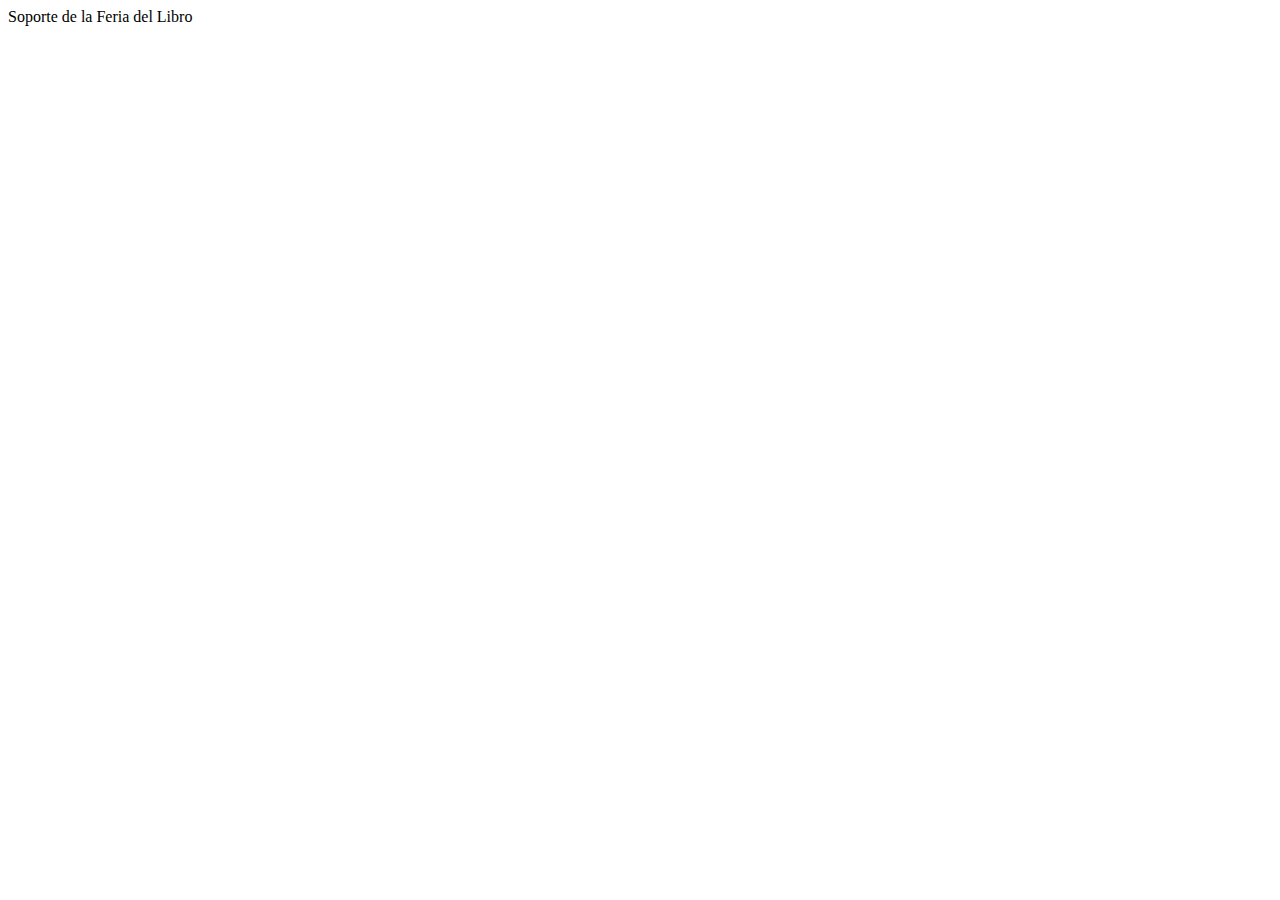
<file: soporte.html>
<html>
<head>
<title>Soporte de la Feria del Libro</title>

  <!-- Start of familysearch Zendesk Widget script -->
<script id="ze-snippet" src="https://static.zdassets.com/ekr/snippet.js?key=07be9dfc-df19-4e45-8b1f-0ebe3ac4a5c9"> </script>
<!-- End of familysearch Zendesk Widget script -->
  
</head>
<body>
Soporte de la Feria del Libro
</body>
</html>
</file>
